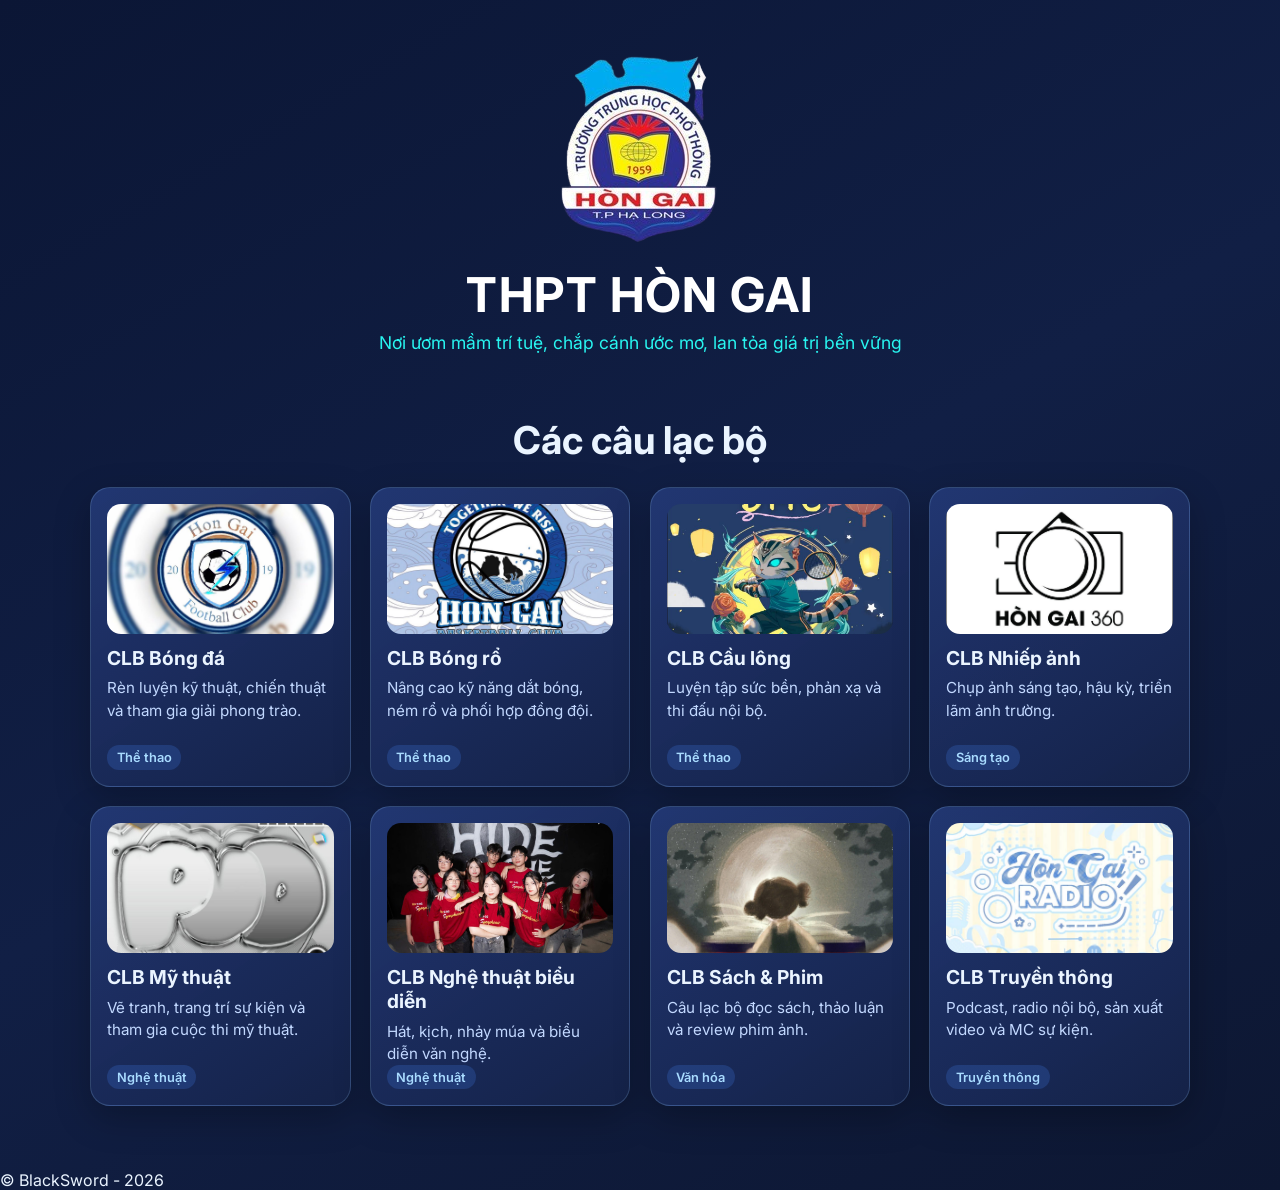
<file: index.html>
<!DOCTYPE html>
<html lang="vi">
<head>
  <meta charset="UTF-8">
  <meta name="viewport" content="width=device-width, initial-scale=1.0">
  <title>CLB THPT Hòn Gai</title>
  <link rel="stylesheet" href="styles.css">
  <link href="https://fonts.googleapis.com/css2?family=Inter:wght@400;600;800&display=swap" rel="stylesheet">
</head>
<body>
  <header class="site-header banner">
    <div class="hero">
      <img src="pic/thpt_hongai.png" alt="Logo THPT Hòn Gai" class="school-logo">
      <h1 class="logo">THPT HÒN GAI</h1>
      <p class="subtitle">Nơi ươm mầm trí tuệ, chắp cánh ước mơ, lan tỏa giá trị bền vững</p>
    </div>
  </header>

  <main class="container">
    <section class="intro">
      <h2>Các câu lạc bộ</h2>
    </section>

    <div class="grid-clubs" id="clubs"></div>
  </main>

  <footer class="site-footer">
    <p>© BlackSword - 2026</p>
  </footer>

  <script src="script.js"></script>
</body>
</html>
</file>
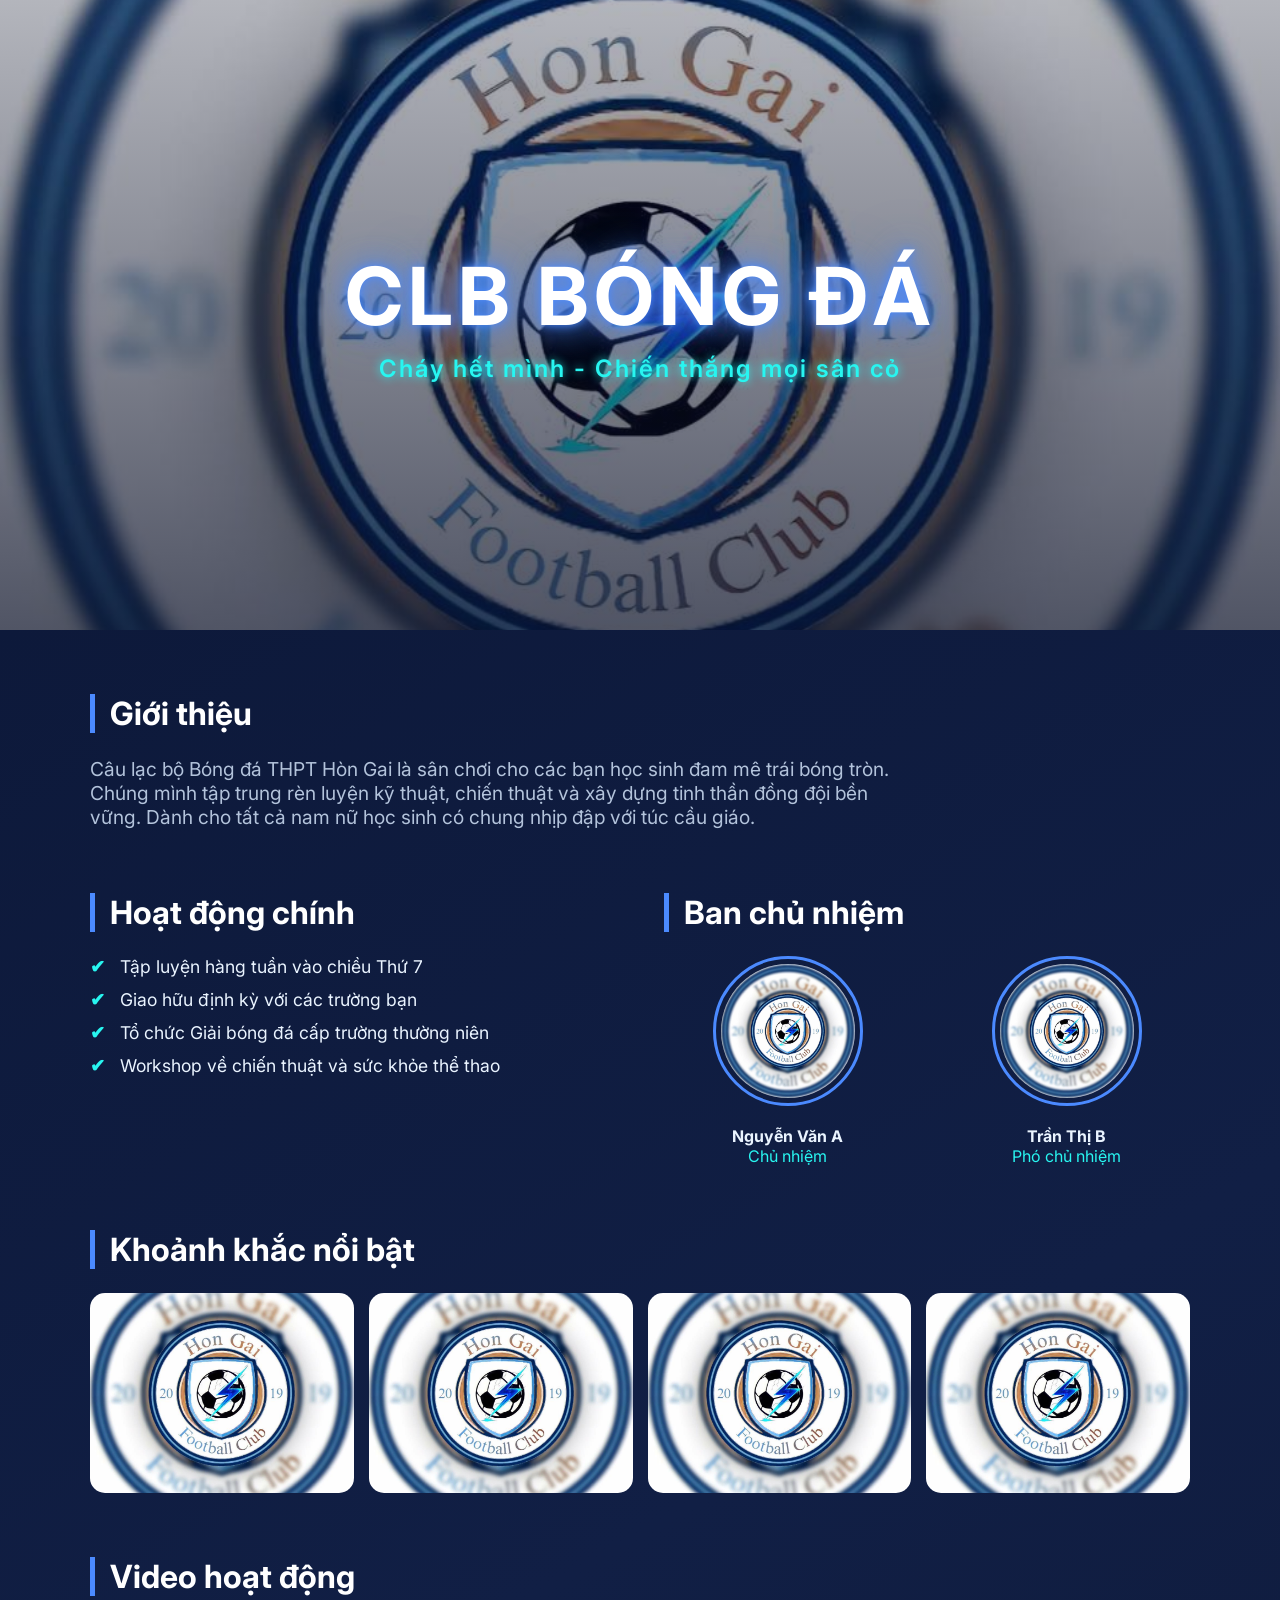
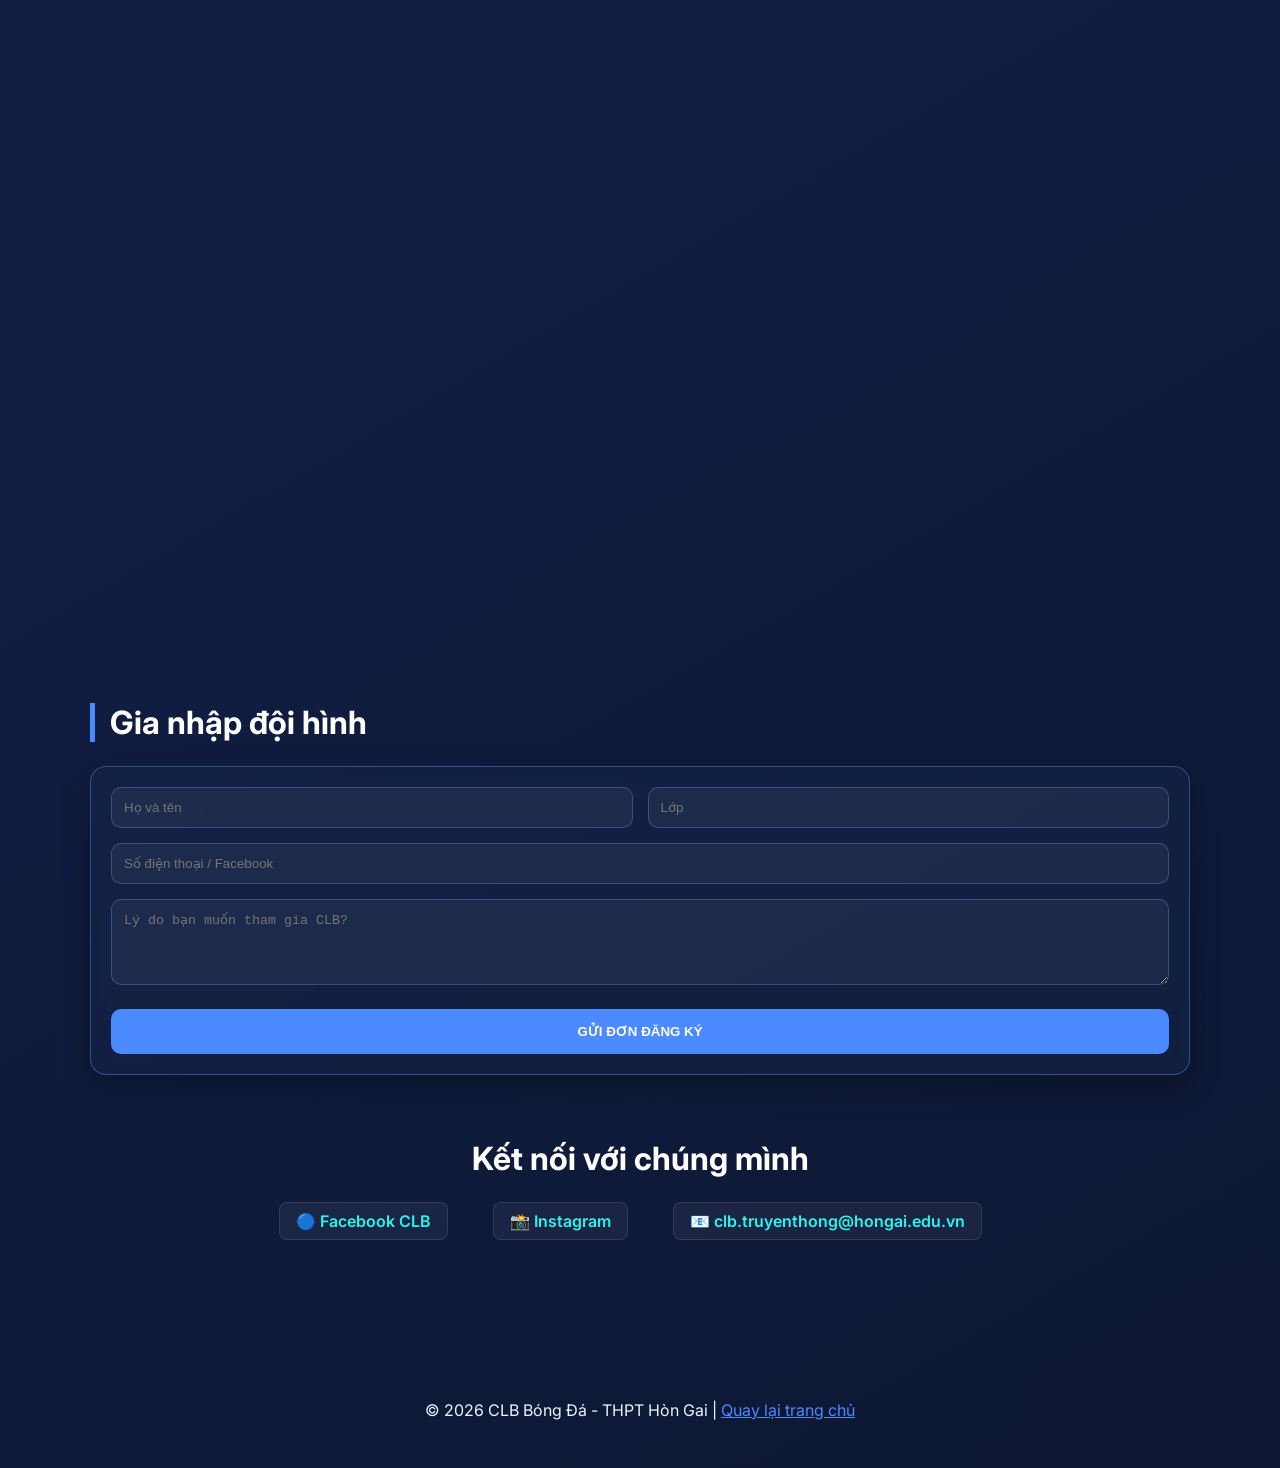
<file: web_clb/clb-bong-da.html>
<!DOCTYPE html>
<html lang="vi">
<head>
  <meta charset="UTF-8">
  <meta name="viewport" content="width=device-width, initial-scale=1.0">
  <title>CLB Bóng Đá - THPT Hòn Gai</title>
  <link rel="stylesheet" href="../styles.css">
  <link href="https://fonts.googleapis.com/css2?family=Inter:wght@400;600;800&display=swap" rel="stylesheet">
  <style>
    /* CSS bổ sung để tối ưu hiệu ứng Glow và Gallery cho trang con */
    .banner {
      height: 70vh;
      background: linear-gradient(rgba(7, 13, 36, 0.3), rgba(7, 13, 36, 0.7)), 
                  url('../pic/bong_da.jpg') center/cover no-repeat;
      display: flex;
      align-items: center;
      justify-content: center;
      text-align: center;
      position: relative;
    }

    /* Chữ sáng + Glow rực rỡ */
    .banner h1 {
      font-size: clamp(3rem, 10vw, 5rem);
      color: #fff;
      text-transform: uppercase;
      margin-bottom: 10px;
      text-shadow: 0 0 10px var(--primary), 0 0 30px var(--primary), 0 0 50px rgba(75, 138, 255, 0.5);
      letter-spacing: 5px;
    }

    .banner p {
      font-size: 1.5rem;
      color: var(--secondary);
      font-weight: 600;
      text-shadow: 0 0 10px var(--secondary);
      letter-spacing: 2px;
    }

    .section-title {
      font-size: 2rem;
      margin-bottom: 1.5rem;
      color: #fff;
      border-left: 5px solid var(--primary);
      padding-left: 15px;
    }

    /* List Hoạt động */
    .activity-list { list-style: none; }
    .activity-list li {
      margin-bottom: 12px;
      font-size: 1.1rem;
      display: flex;
      align-items: center;
    }
    .activity-list li::before {
      content: '✔';
      color: var(--secondary);
      margin-right: 15px;
      font-weight: bold;
    }

    /* Gallery Pro - Hover Zoom */
    .pro-gallery {
      display: grid;
      grid-template-columns: repeat(auto-fill, minmax(250px, 1fr));
      gap: 15px;
    }
    .pro-gallery img {
      width: 100%;
      height: 200px;
      object-fit: cover;
      border-radius: 15px;
      transition: all 0.5s ease;
      cursor: pointer;
      border: 1px solid var(--glass-border);
    }
    .pro-gallery img:hover {
      transform: scale(1.05) rotate(1deg);
      box-shadow: 0 10px 20px rgba(0,0,0,0.5), var(--glow);
      filter: brightness(1.1);
    }

    /* Video Embed */
    .video-container {
      border-radius: 20px;
      overflow: hidden;
      border: 1px solid var(--glass-border);
      box-shadow: var(--glow);
    }
    .video-container iframe { width: 100%; aspect-ratio: 16/9; display: block; }

    /* Layout Thành viên */
    .board-grid {
      display: grid;
      grid-template-columns: repeat(auto-fit, minmax(200px, 1fr));
      gap: 2rem;
    }
    .member-card { text-align: center; }
    .member-card img {
      width: 150px;
      height: 150px;
      border-radius: 50%;
      margin-bottom: 1rem;
      border: 3px solid var(--primary);
      padding: 5px;
    }

    /* Form Đăng ký Glassmorphism */
    .registration-box {
      background: var(--card-bg);
      backdrop-filter: blur(15px);
      padding: 3rem;
      border-radius: 25px;
      border: 1px solid var(--glass-border);
    }

    /* Link liên hệ footer */
    .contact-links a {
      color: var(--secondary);
      text-decoration: none;
      margin-right: 20px;
      transition: 0.3s;
    }
    .contact-links a:hover { text-shadow: var(--glow); }
  </style>
</head>
<body>

  <header class="banner">
    <div class="hero-content">
      <h1>CLB BÓNG ĐÁ</h1>
      <p>Cháy hết mình - Chiến thắng mọi sân cỏ</p>
    </div>
  </header>

  <main class="container" style="padding: 4rem 0;">
    
    <section style="margin-bottom: 4rem;">
      <h2 class="section-title">Giới thiệu</h2>
      <p style="font-size: 1.2rem; color: var(--muted); max-width: 800px;">
        Câu lạc bộ Bóng đá THPT Hòn Gai là sân chơi cho các bạn học sinh đam mê trái bóng tròn. 
        Chúng mình tập trung rèn luyện kỹ thuật, chiến thuật và xây dựng tinh thần đồng đội bền vững. 
        Dành cho tất cả nam nữ học sinh có chung nhịp đập với túc cầu giáo.
      </p>
    </section>

    <div style="display: grid; grid-template-columns: 1fr 1fr; gap: 3rem; margin-bottom: 4rem;">
      <section>
        <h2 class="section-title">Hoạt động chính</h2>
        <ul class="activity-list">
          <li>Tập luyện hàng tuần vào chiều Thứ 7</li>
          <li>Giao hữu định kỳ với các trường bạn</li>
          <li>Tổ chức Giải bóng đá cấp trường thường niên</li>
          <li>Workshop về chiến thuật và sức khỏe thể thao</li>
        </ul>
      </section>

      <section>
        <h2 class="section-title">Ban chủ nhiệm</h2>
        <div class="board-grid">
          <div class="member-card">
            <img src="../pic/bong_da.jpg" alt="Chủ nhiệm">
            <h4>Nguyễn Văn A</h4>
            <p style="color: var(--secondary);">Chủ nhiệm</p>
          </div>
          <div class="member-card">
            <img src="../pic/bong_da.jpg" alt="Phó chủ nhiệm">
            <h4>Trần Thị B</h4>
            <p style="color: var(--secondary);">Phó chủ nhiệm</p>
          </div>
        </div>
      </section>
    </div>

    <section style="margin-bottom: 4rem;">
      <h2 class="section-title">Khoảnh khắc nổi bật</h2>
      <div class="pro-gallery">
        <img src="../pic/bong_da.jpg" alt="Match 1">
        <img src="../pic/bong_da.jpg" alt="Match 2">
        <img src="../pic/bong_da.jpg" alt="Match 3">
        <img src="../pic/bong_da.jpg" alt="Match 4">
      </div>
    </section>

    <section style="margin-bottom: 4rem;">
      <h2 class="section-title">Video hoạt động</h2>
      <div class="video-container">
        <iframe src="https://www.youtube.com/embed/s1tZclHQzYg" frameborder="0" allowfullscreen></iframe>
      </div>
    </section>

<section id="registration" style="margin-bottom: 4rem;">
  <h2 class="section-title">Gia nhập đội hình</h2>

  <!-- thêm viền + glass -->

  <div class="registration-box" 
       style="
         border: 1px solid rgba(120,170,255,0.35);
         border-radius: 16px;
         padding: 20px;
         background: rgba(20,35,70,0.6);
         backdrop-filter: blur(8px);
         box-shadow: 0 10px 30px rgba(0,0,0,0.3);
       ">


<form id="clbRegister">
  
  <div style="display: grid; grid-template-columns: 1fr 1fr; gap: 15px;">
    <input type="text" placeholder="Họ và tên" required
      style="padding: 12px; background: rgba(255,255,255,0.05); border: 1px solid rgba(120,170,255,0.3); border-radius: 10px; color: #fff;">
    
    <input type="text" placeholder="Lớp" required
      style="padding: 12px; background: rgba(255,255,255,0.05); border: 1px solid rgba(120,170,255,0.3); border-radius: 10px; color: #fff;">
  </div>

  <input type="text" placeholder="Số điện thoại / Facebook" required
    style="width: 100%; padding: 12px; margin-top: 15px; background: rgba(255,255,255,0.05); border: 1px solid rgba(120,170,255,0.3); border-radius: 10px; color: #fff;">

  <textarea placeholder="Lý do bạn muốn tham gia CLB?" rows="4"
    style="width: 100%; padding: 12px; margin-top: 15px; background: rgba(255,255,255,0.05); border: 1px solid rgba(120,170,255,0.3); border-radius: 10px; color: #fff;"></textarea>

  <button type="submit"
    style="width: 100%; padding: 15px; margin-top: 20px; background: var(--primary); color: #fff; border: none; border-radius: 10px; font-weight: 800; cursor: pointer; transition: 0.3s;">
    GỬI ĐƠN ĐĂNG KÝ
  </button>

</form>


  </div>
</section>


<section style="text-align: center; margin-top: 4rem; padding-bottom: 3rem;">
      <h2 class="section-title" style="border: none; padding: 0; margin-bottom: 1.5rem;">Kết nối với chúng mình</h2>
      <div class="contact-links">
        <a href="#" class="contact-item">🔵 Facebook CLB</a>
        <a href="#" class="contact-item">📸 Instagram</a>
        <a href="mailto:clb.bongda@hongai.edu.vn" class="contact-item">📧 clb.truyenthong@hongai.edu.vn</a>
      </div>
    </section>

  </main>

  <footer style="text-align: center; padding: 3rem; border-top: 1px solid var(--glass-border);">
    <p>© 2026 CLB Bóng Đá - THPT Hòn Gai | <a href="../index.html" style="color: var(--primary);">Quay lại trang chủ</a></p>
  </footer>

  <script src="../script.js"></script>
</body>
</html>
</file>
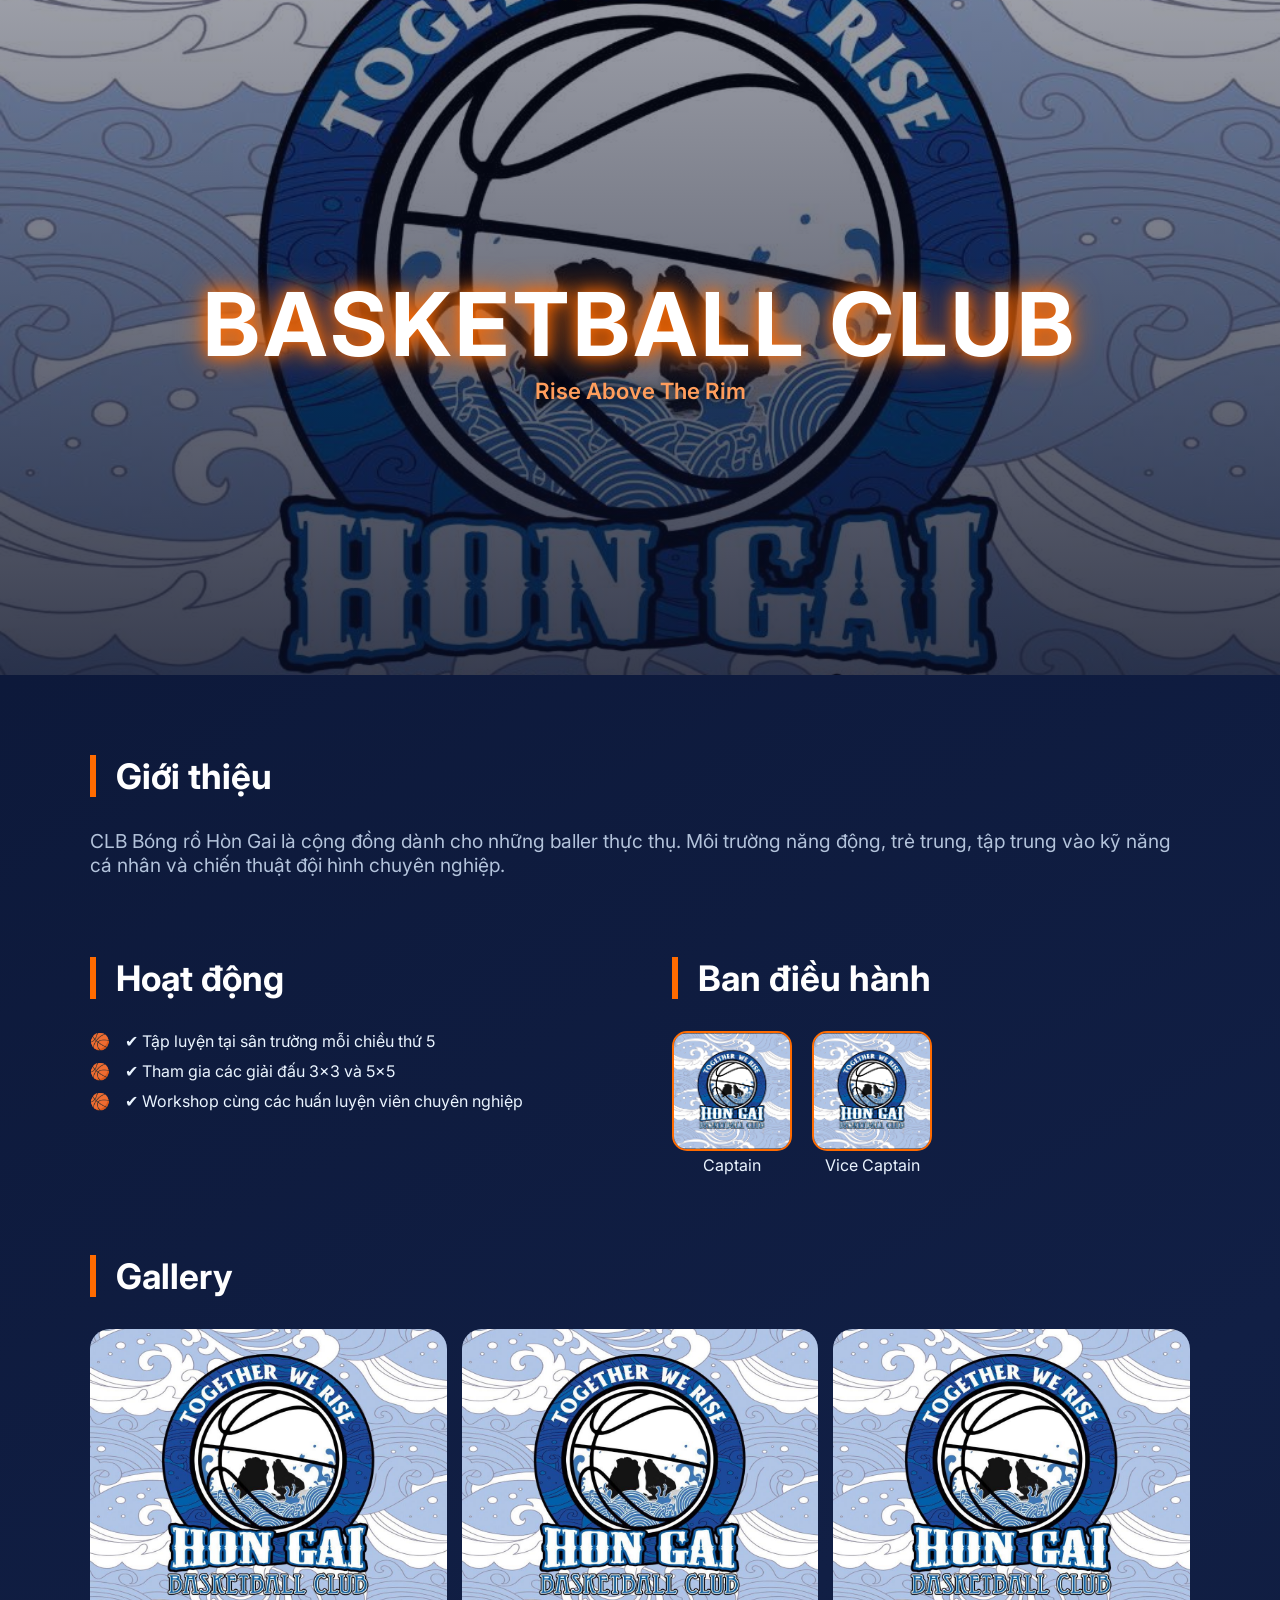
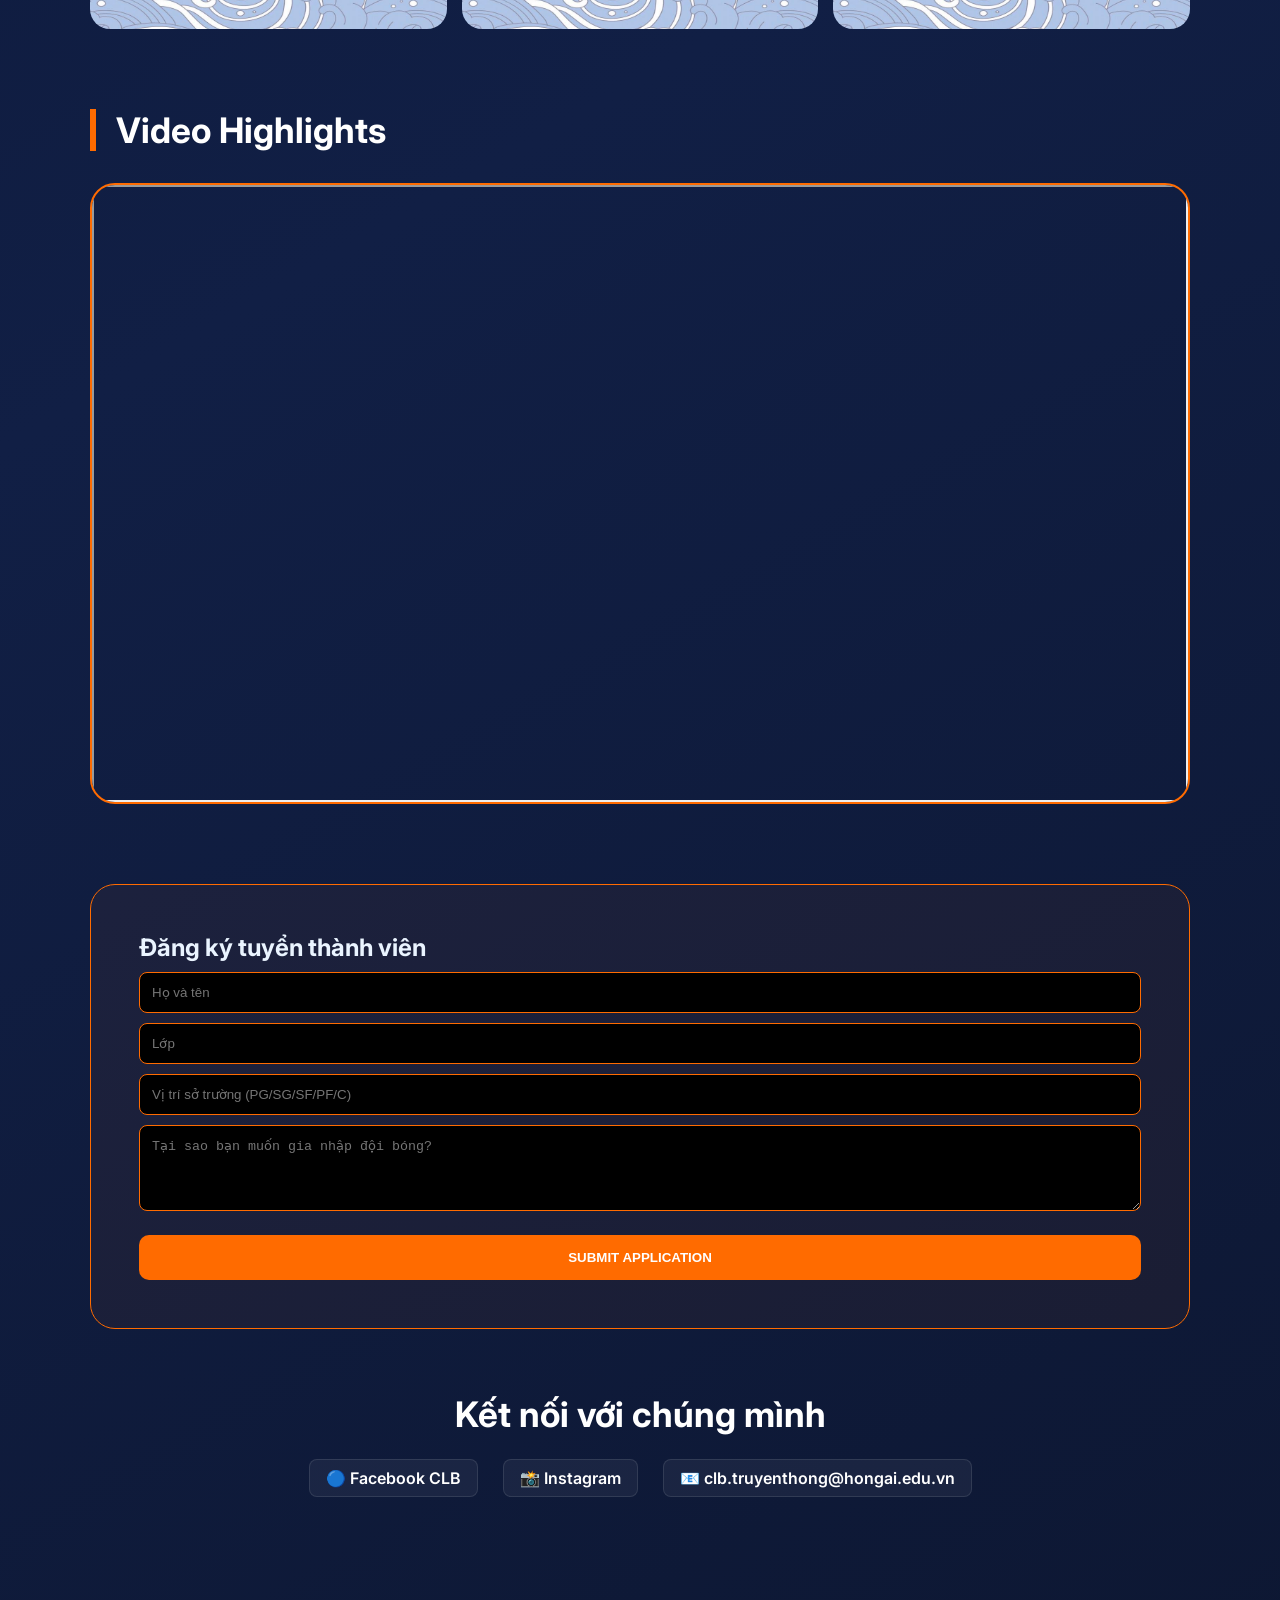
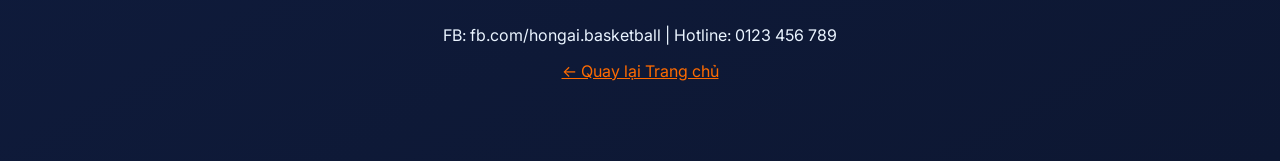
<file: web_clb/clb-bong-ro.html>
<!DOCTYPE html>
<html lang="vi">
<head>
  <meta charset="UTF-8">
  <meta name="viewport" content="width=device-width, initial-scale=1.0">
  <title>CLB Bóng Rổ - THPT Hòn Gai</title>
  <link rel="stylesheet" href="../styles.css">
  <link href="https://fonts.googleapis.com/css2?family=Inter:wght@400;600;800&display=swap" rel="stylesheet">
  <style>
    .banner { height: 75vh; background: linear-gradient(rgba(7, 13, 36, 0.4), rgba(7, 13, 36, 0.8)), url('../pic/bong_ro.jpg') center/cover no-repeat; display: flex; align-items: center; justify-content: center; text-align: center; }
    .banner h1 { font-size: clamp(3rem, 10vw, 5.5rem); color: #fff; text-transform: uppercase; text-shadow: 0 0 15px #ff6b00, 0 0 30px #ff6b00; letter-spacing: 4px; }
    .banner p { font-size: 1.4rem; color: #ff9d5c; font-weight: 600; text-shadow: 0 0 10px rgba(0,0,0,0.8); }
    .section-title { font-size: 2.2rem; margin-bottom: 2rem; color: #fff; border-left: 6px solid #ff6b00; padding-left: 20px; }
    .activity-list li::before { content: '🏀'; margin-right: 15px; }
    .gallery-grid { display: grid; grid-template-columns: repeat(auto-fill, minmax(280px, 1fr)); gap: 15px; }
    .gallery-item { border-radius: 20px; overflow: hidden; height: 300px; }
    .gallery-item img { width: 100%; height: 100%; object-fit: cover; transition: 0.6s cubic-bezier(0.33, 1, 0.68, 1); }
    .gallery-item:hover img { transform: scale(1.15); filter: contrast(1.1); }
    .video-box { border-radius: 25px; overflow: hidden; border: 2px solid #ff6b00; }
    .video-box iframe { width: 100%; aspect-ratio: 16/9; display: block; }
    .form-box { background: rgba(255, 107, 0, 0.05); padding: 3rem; border-radius: 25px; border: 1px solid #ff6b00; }
    input, textarea { width: 100%; padding: 12px; margin-top: 10px; background: #000; border: 1px solid #ff6b00; border-radius: 8px; color: #fff; }
    .btn-submit { width: 100%; padding: 15px; margin-top: 20px; background: #ff6b00; color: #fff; border: none; border-radius: 10px; font-weight: 800; cursor: pointer; }
  </style>
</head>
<body>

  <header class="banner">
    <div>
      <h1>BASKETBALL CLUB</h1>
      <p>Rise Above The Rim</p>
    </div>
  </header>

  <main class="container" style="padding: 5rem 0;">
    
    <section style="margin-bottom: 5rem;">
      <h2 class="section-title">Giới thiệu</h2>
      <p style="font-size: 1.2rem; color: var(--muted);">
        CLB Bóng rổ Hòn Gai là cộng đồng dành cho những baller thực thụ. 
        Môi trường năng động, trẻ trung, tập trung vào kỹ năng cá nhân và chiến thuật đội hình chuyên nghiệp.
      </p>
    </section>

    <div style="display: grid; grid-template-columns: 1fr 1fr; gap: 4rem; margin-bottom: 5rem;">
      <section>
        <h2 class="section-title">Hoạt động</h2>
        <ul style="list-style: none;" class="activity-list">
          <li style="margin-bottom: 10px;">✔ Tập luyện tại sân trường mỗi chiều thứ 5</li>
          <li style="margin-bottom: 10px;">✔ Tham gia các giải đấu 3x3 và 5x5</li>
          <li style="margin-bottom: 10px;">✔ Workshop cùng các huấn luyện viên chuyên nghiệp</li>
        </ul>
      </section>
      <section>
        <h2 class="section-title">Ban điều hành</h2>
        <div style="display: flex; gap: 20px; text-align: center;">
          <div><img src="../pic/bong_ro.jpg" style="width: 120px; height: 120px; border-radius: 15px; border: 2px solid #ff6b00;"><p>Captain</p></div>
          <div><img src="../pic/bong_ro.jpg" style="width: 120px; height: 120px; border-radius: 15px; border: 2px solid #ff6b00;"><p>Vice Captain</p></div>
        </div>
      </section>
    </div>

    <section style="margin-bottom: 5rem;">
      <h2 class="section-title">Gallery</h2>
      <div class="gallery-grid">
        <div class="gallery-item"><img src="../pic/bong_ro.jpg"></div>
        <div class="gallery-item"><img src="../pic/bong_ro.jpg"></div>
        <div class="gallery-item"><img src="../pic/bong_ro.jpg"></div>
      </div>
    </section>

    <section style="margin-bottom: 5rem;">
      <h2 class="section-title">Video Highlights</h2>
      <div class="video-box">
        <iframe src="https://www.youtube.com/embed/XpS6fMvY0U0" allowfullscreen></iframe>
      </div>
    </section>

    <section class="form-box">
      <h2>Đăng ký tuyển thành viên</h2>
      <form>
        <input type="text" placeholder="Họ và tên" required>
        <input type="text" placeholder="Lớp" required>
        <input type="text" placeholder="Vị trí sở trường (PG/SG/SF/PF/C)" required>
        <textarea rows="4" placeholder="Tại sao bạn muốn gia nhập đội bóng?"></textarea>
        <button type="submit" class="btn-submit">SUBMIT APPLICATION</button>
      </form>
    </section>

<section style="text-align: center; margin-top: 4rem; padding-bottom: 3rem;">
      <h2 class="section-title" style="border: none; padding: 0; margin-bottom: 1.5rem;">Kết nối với chúng mình</h2>
      <div class="contact-links">
        <a href="#" class="contact-item">🔵 Facebook CLB</a>
        <a href="#" class="contact-item">📸 Instagram</a>
        <a href="mailto:clb.bongro@hongai.edu.vn" class="contact-item">📧 clb.truyenthong@hongai.edu.vn</a>
      </div>
    </section>

    <footer style="margin-top: 5rem; text-align: center;">
      <p>FB: fb.com/hongai.basketball | Hotline: 0123 456 789</p>
      <p style="margin-top: 1rem;"><a href="../index.html" style="color: #ff6b00;">← Quay lại Trang chủ</a></p>
    </footer>
  </main>

</body>
</html>
</file>
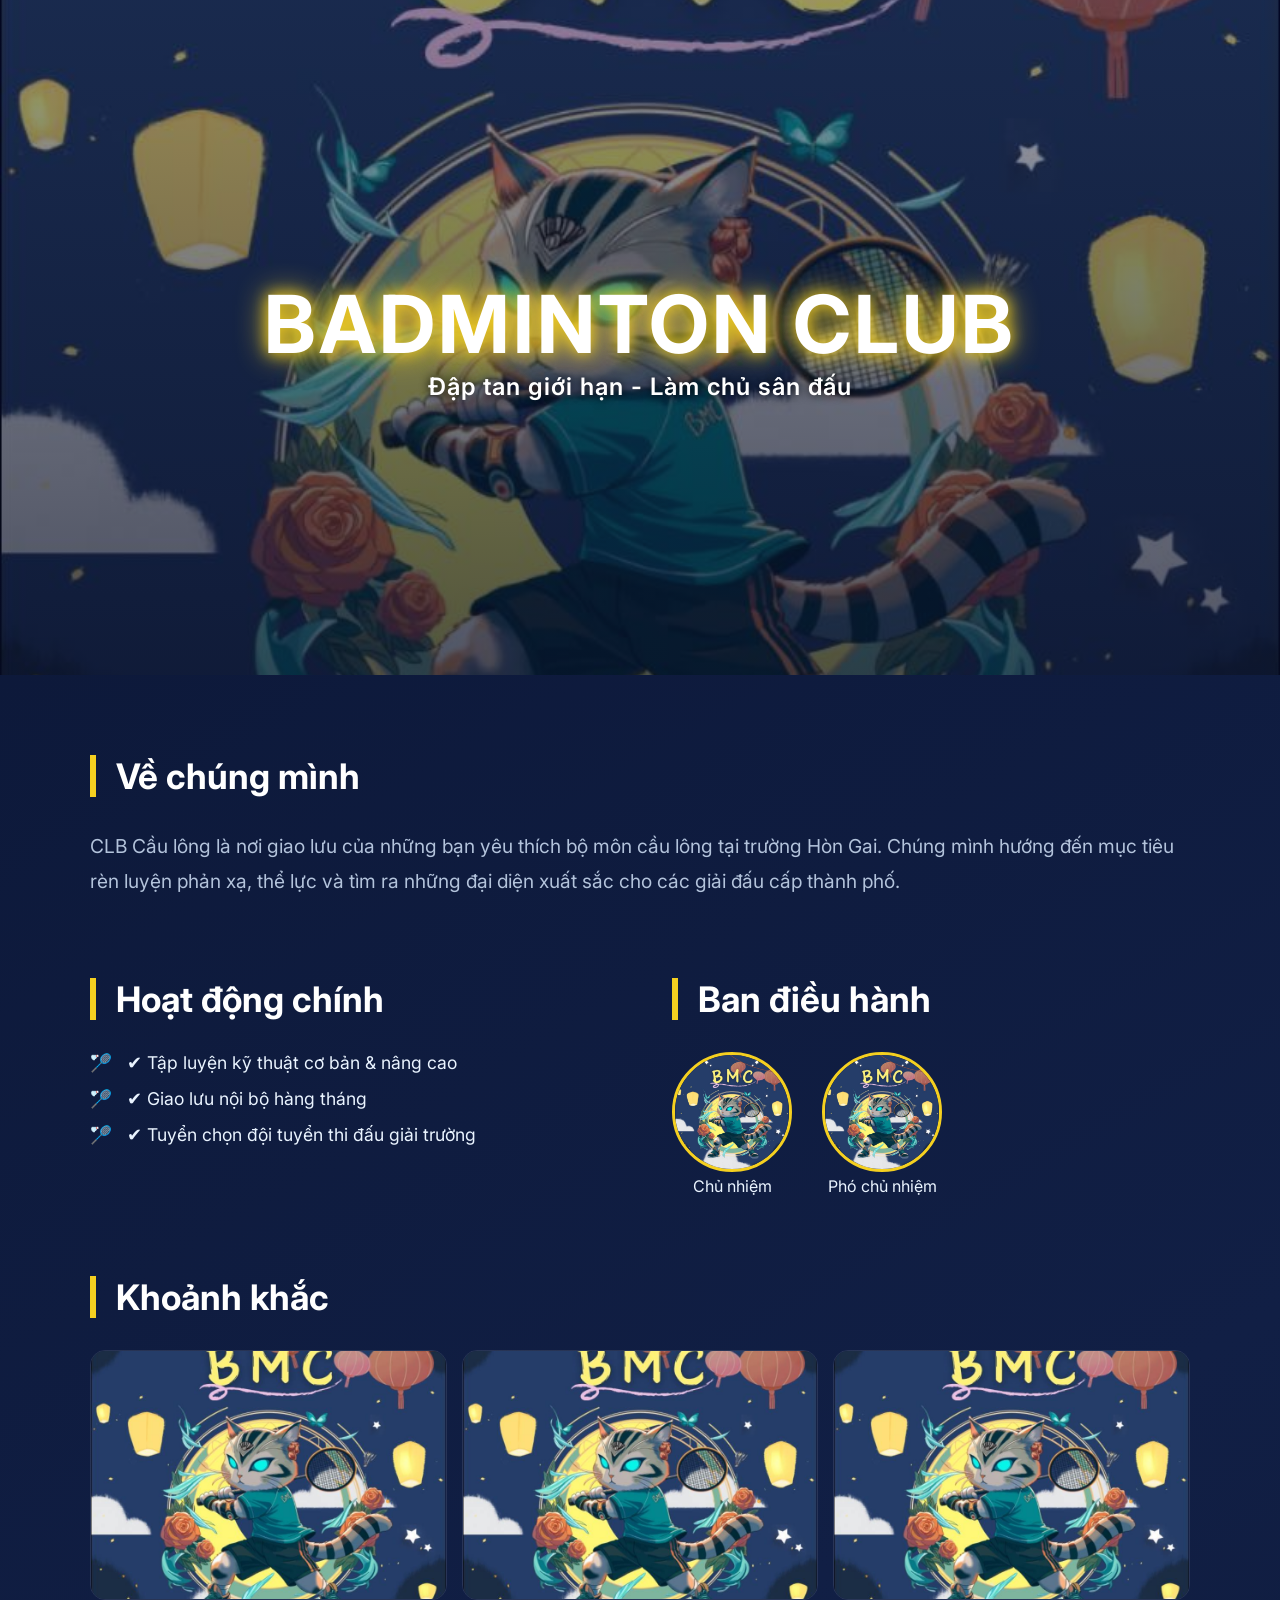
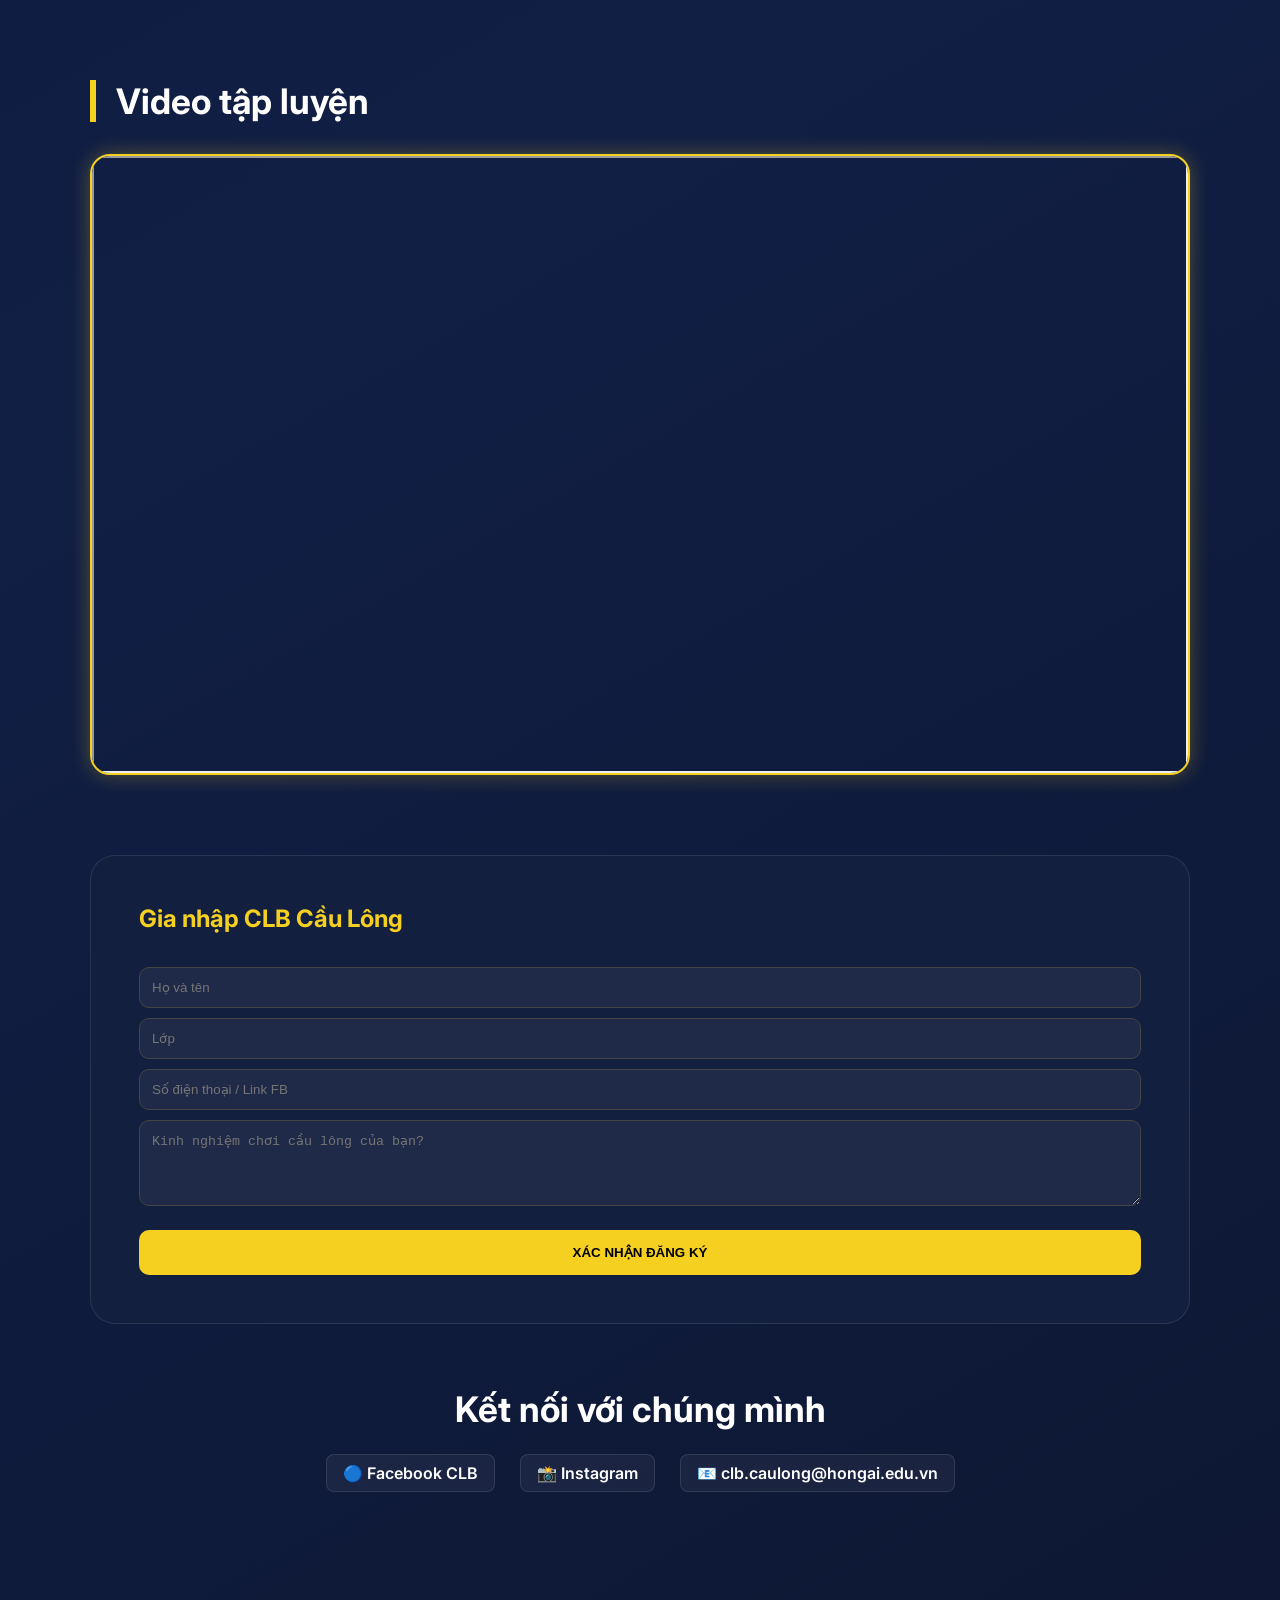
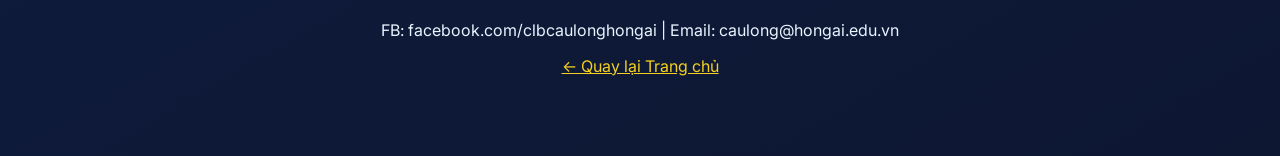
<file: web_clb/clb-cau-long.html>
<!DOCTYPE html>
<html lang="vi">
<head>
  <meta charset="UTF-8">
  <meta name="viewport" content="width=device-width, initial-scale=1.0">
  <title>CLB Cầu Lông - THPT Hòn Gai</title>
  <link rel="stylesheet" href="../styles.css">
  <link href="https://fonts.googleapis.com/css2?family=Inter:wght@400;600;800&display=swap" rel="stylesheet">
  <style>
    .banner { height: 75vh; background: linear-gradient(rgba(7, 13, 36, 0.4), rgba(7, 13, 36, 0.7)), url('../pic/cau_long.jpg') center/cover no-repeat; display: flex; align-items: center; justify-content: center; text-align: center; }
    .banner h1 { font-size: clamp(3rem, 10vw, 5rem); color: #fff; text-transform: uppercase; text-shadow: 0 0 15px #f5d020, 0 0 30px #f5d020; letter-spacing: 3px; }
    .banner p { font-size: 1.5rem; color: #fff; font-weight: 600; text-shadow: 0 0 10px #000; letter-spacing: 1px; }
    .section-title { font-size: 2.2rem; margin-bottom: 2rem; color: #fff; border-left: 6px solid #f5d020; padding-left: 20px; }
    .activity-list { list-style: none; }
    .activity-list li { margin-bottom: 15px; font-size: 1.1rem; display: flex; align-items: center; }
    .activity-list li::before { content: '🏸'; margin-right: 15px; }
    .gallery-grid { display: grid; grid-template-columns: repeat(auto-fill, minmax(280px, 1fr)); gap: 15px; }
    .gallery-item { border-radius: 15px; overflow: hidden; height: 250px; border: 1px solid rgba(255,255,255,0.1); }
    .gallery-item img { width: 100%; height: 100%; object-fit: cover; transition: 0.5s; }
    .gallery-item:hover img { transform: scale(1.1) rotate(1deg); filter: brightness(1.2); }
    .video-box { border-radius: 20px; overflow: hidden; border: 2px solid #f5d020; box-shadow: 0 0 20px rgba(245, 208, 32, 0.3); }
    .video-box iframe { width: 100%; aspect-ratio: 16/9; display: block; }
    .form-container { background: var(--card); padding: 3rem; border-radius: 25px; border: 1px solid rgba(255,255,255,0.1); }
    input, textarea { width: 100%; padding: 12px; margin-top: 10px; background: rgba(255,255,255,0.05); border: 1px solid #444; border-radius: 10px; color: #fff; }
    .btn-submit { width: 100%; padding: 15px; margin-top: 20px; background: #f5d020; color: #000; border: none; border-radius: 10px; font-weight: 800; cursor: pointer; transition: 0.3s; }
  </style>
</head>
<body>

  <header class="banner">
    <div>
      <h1>BADMINTON CLUB</h1>
      <p>Đập tan giới hạn - Làm chủ sân đấu</p>
    </div>
  </header>

  <main class="container" style="padding: 5rem 0;">
    
    <section style="margin-bottom: 5rem;">
      <h2 class="section-title">Về chúng mình</h2>
      <p style="font-size: 1.2rem; line-height: 1.8; color: var(--muted);">
        CLB Cầu lông là nơi giao lưu của những bạn yêu thích bộ môn cầu lông tại trường Hòn Gai. 
        Chúng mình hướng đến mục tiêu rèn luyện phản xạ, thể lực và tìm ra những đại diện xuất sắc cho các giải đấu cấp thành phố.
      </p>
    </section>

    <div style="display: grid; grid-template-columns: 1fr 1fr; gap: 4rem; margin-bottom: 5rem;">
      <section>
        <h2 class="section-title">Hoạt động chính</h2>
        <ul class="activity-list">
          <li>✔ Tập luyện kỹ thuật cơ bản & nâng cao</li>
          <li>✔ Giao lưu nội bộ hàng tháng</li>
          <li>✔ Tuyển chọn đội tuyển thi đấu giải trường</li>
        </ul>
      </section>
      <section>
        <h2 class="section-title">Ban điều hành</h2>
        <div style="display: flex; gap: 30px; text-align: center;">
          <div><img src="../pic/cau_long.jpg" style="width: 120px; height: 120px; border-radius: 50%; border: 3px solid #f5d020;"><p>Chủ nhiệm</p></div>
          <div><img src="../pic/cau_long.jpg" style="width: 120px; height: 120px; border-radius: 50%; border: 3px solid #f5d020;"><p>Phó chủ nhiệm</p></div>
        </div>
      </section>
    </div>

    <section style="margin-bottom: 5rem;">
      <h2 class="section-title">Khoảnh khắc</h2>
      <div class="gallery-grid">
        <div class="gallery-item"><img src="../pic/cau_long.jpg"></div>
        <div class="gallery-item"><img src="../pic/cau_long.jpg"></div>
        <div class="gallery-item"><img src="../pic/cau_long.jpg"></div>
      </div>
    </section>

    <section style="margin-bottom: 5rem;">
      <h2 class="section-title">Video tập luyện</h2>
      <div class="video-box">
        <iframe src="https://www.youtube.com/embed/S2-S66_5Uu4" allowfullscreen></iframe>
      </div>
    </section>

    <section class="form-container">
      <h2 style="color: #f5d020; margin-bottom: 1.5rem;">Gia nhập CLB Cầu Lông</h2>
      <form>
        <input type="text" placeholder="Họ và tên" required>
        <input type="text" placeholder="Lớp" required>
        <input type="text" placeholder="Số điện thoại / Link FB" required>
        <textarea rows="4" placeholder="Kinh nghiệm chơi cầu lông của bạn?"></textarea>
        <button type="submit" class="btn-submit">XÁC NHẬN ĐĂNG KÝ</button>
      </form>
    </section>
<section style="text-align: center; margin-top: 4rem; padding-bottom: 3rem;">
      <h2 class="section-title" style="border: none; padding: 0; margin-bottom: 1.5rem;">Kết nối với chúng mình</h2>
      <div class="contact-links">
        <a href="#" class="contact-item">🔵 Facebook CLB</a>
        <a href="#" class="contact-item">📸 Instagram</a>
        <a href="mailto:clb.caulong@hongai.edu.vn" class="contact-item">📧 clb.caulong@hongai.edu.vn</a>
      </div>
    </section>

    <footer style="margin-top: 5rem; text-align: center;">
      <p>FB: facebook.com/clbcaulonghongai | Email: caulong@hongai.edu.vn</p>
      <p style="margin-top: 1rem;"><a href="../index.html" style="color: #f5d020;">← Quay lại Trang chủ</a></p>
    </footer>
  </main>
</body>
</html>
</file>
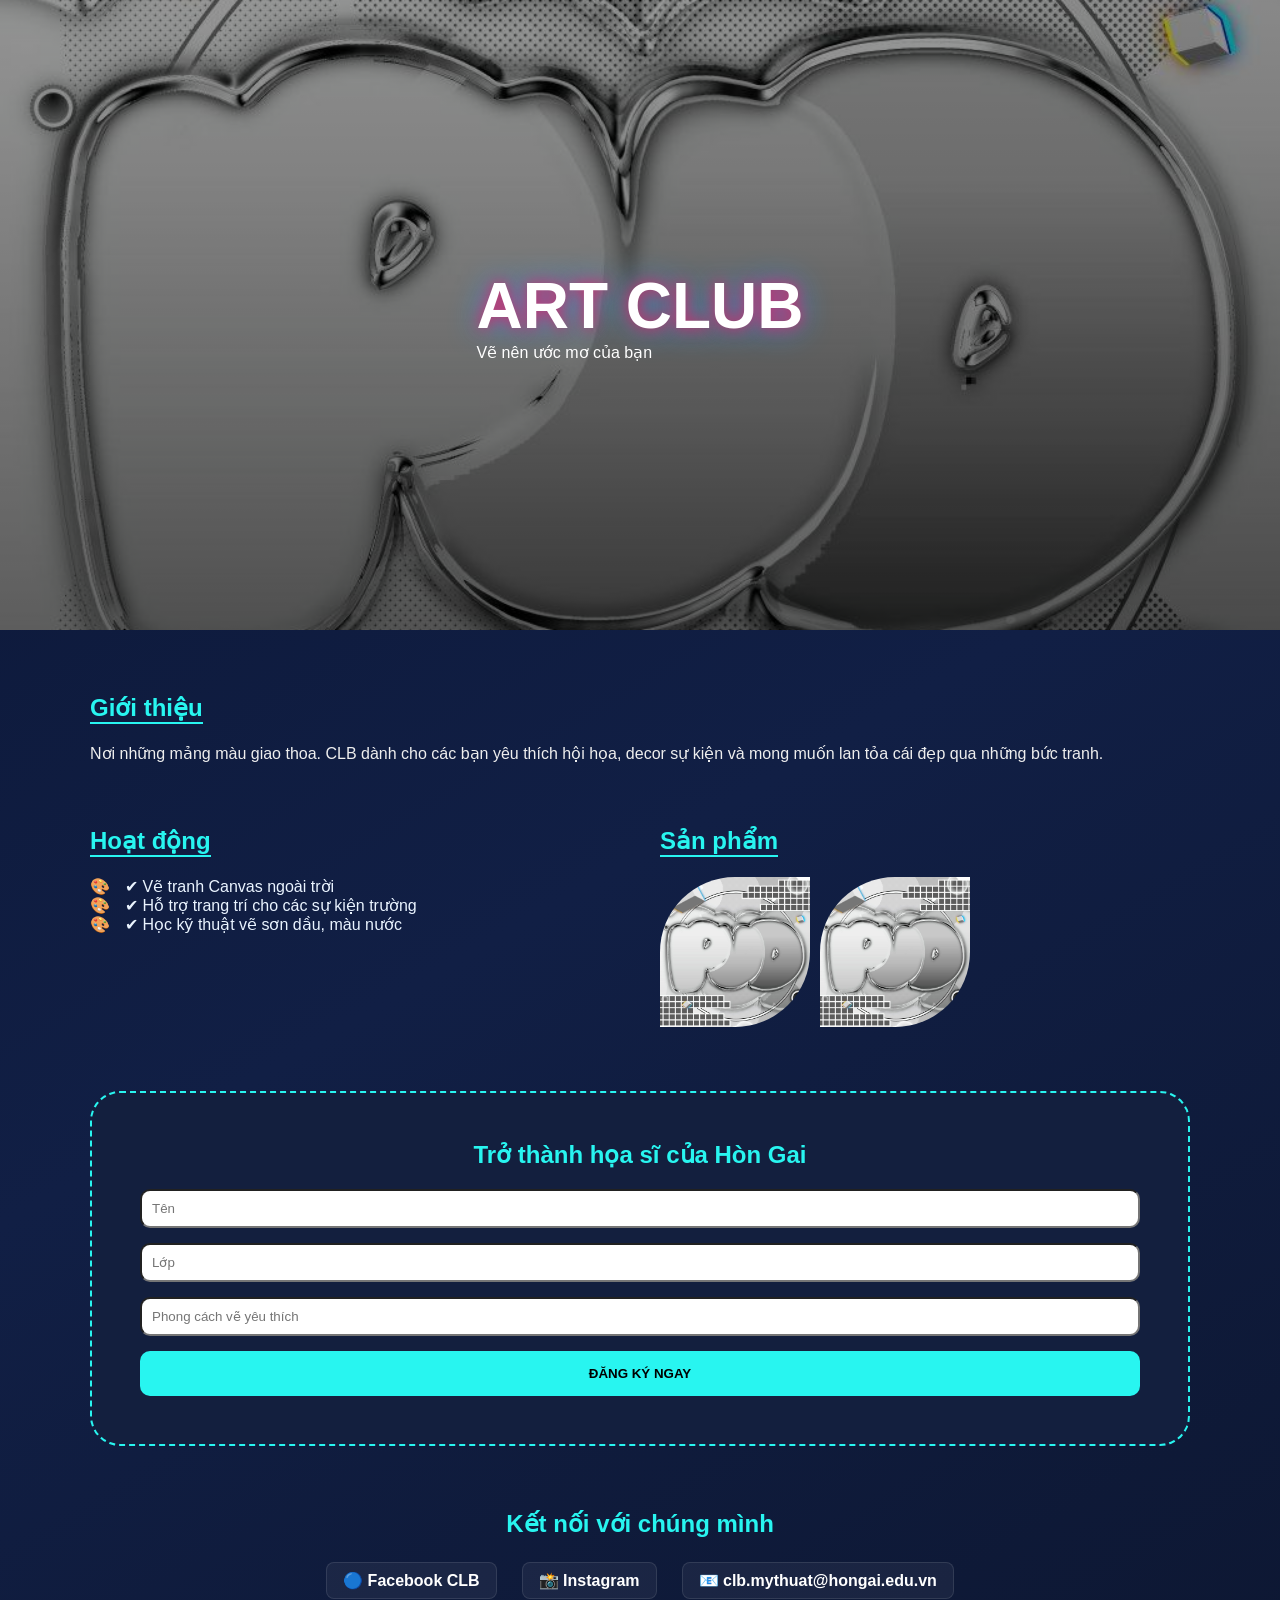
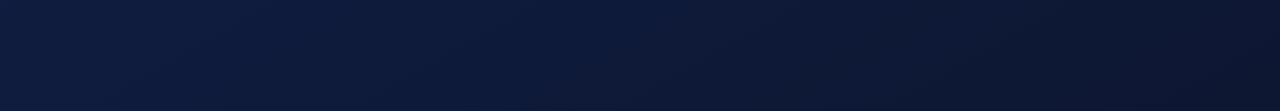
<file: web_clb/clb-my-thuat.html>
<!DOCTYPE html>
<html lang="vi">
<head>
  <meta charset="UTF-8">
  <title>CLB Mỹ Thuật - THPT Hòn Gai</title>
  <link rel="stylesheet" href="../styles.css">
  <style>
    .banner { height: 70vh; background: linear-gradient(rgba(0,0,0,0.4), rgba(0,0,0,0.6)), url('../pic/my_thuat.jpg') center/cover no-repeat; display: flex; align-items: center; justify-content: center; }
    .banner h1 { font-size: 4rem; color: #fff; text-shadow: 0 0 15px #e91e63, 0 0 30px #2196f3; }
    .section-title { color: #28f5f0; border-bottom: 2px solid #28f5f0; display: inline-block; margin-bottom: 20px; }
    .activity-list li::before { content: '🎨'; margin-right: 15px; }
    .pro-gallery img { border-radius: 50% 0 50% 0; transition: 0.6s; }
    .pro-gallery img:hover { border-radius: 0; transform: rotate(3deg); box-shadow: 0 0 30px var(--secondary); }
  </style>
</head>
<body>
  <header class="banner"><div><h1>ART CLUB</h1><p style="color: #fff;">Vẽ nên ước mơ của bạn</p></div></header>
  <main class="container" style="padding: 4rem 0;">
    <section style="margin-bottom: 4rem;">
      <h2 class="section-title">Giới thiệu</h2>
      <p style="color: #eee;">Nơi những mảng màu giao thoa. CLB dành cho các bạn yêu thích hội họa, decor sự kiện và mong muốn lan tỏa cái đẹp qua những bức tranh.</p>
    </section>
    <div style="display: grid; grid-template-columns: 1fr 1fr; gap: 40px; margin-bottom: 4rem;">
        <section>
            <h2 class="section-title">Hoạt động</h2>
            <ul style="list-style: none;" class="activity-list">
                <li>✔ Vẽ tranh Canvas ngoài trời</li>
                <li>✔ Hỗ trợ trang trí cho các sự kiện trường</li>
                <li>✔ Học kỹ thuật vẽ sơn dầu, màu nước</li>
            </ul>
        </section>
        <section>
            <h2 class="section-title">Sản phẩm</h2>
            <div class="pro-gallery" style="display: flex; gap: 10px;"><img src="../pic/my_thuat.jpg" width="150"><img src="../pic/my_thuat.jpg" width="150"></div>
        </section>
    </div>
    <section style="background: var(--card); padding: 3rem; border-radius: 30px; border: 2px dashed var(--secondary);">
        <h2 style="color: var(--secondary); text-align: center;">Trở thành họa sĩ của Hòn Gai</h2>
        <form style="margin-top: 20px; display: grid; gap: 15px;">
            <input type="text" placeholder="Tên" style="padding: 10px; border-radius: 10px;">
            <input type="text" placeholder="Lớp" style="padding: 10px; border-radius: 10px;">
            <input type="text" placeholder="Phong cách vẽ yêu thích" style="padding: 10px; border-radius: 10px;">
            <button style="padding: 15px; background: var(--secondary); color: #000; font-weight: 800; border: none; border-radius: 10px; cursor: pointer;">ĐĂNG KÝ NGAY</button>
        </form>
    </section>
    <section style="text-align: center; margin-top: 4rem; padding-bottom: 3rem;">
      <h2 class="section-title" style="border: none; padding: 0; margin-bottom: 1.5rem;">Kết nối với chúng mình</h2>
      <div class="contact-links">
        <a href="#" class="contact-item">🔵 Facebook CLB</a>
        <a href="#" class="contact-item">📸 Instagram</a>
        <a href="mailto:clb.mythuat@hongai.edu.vn" class="contact-item">📧 clb.mythuat@hongai.edu.vn</a>
      </div>
    </section>
  </main>
</body>
</html>
</file>
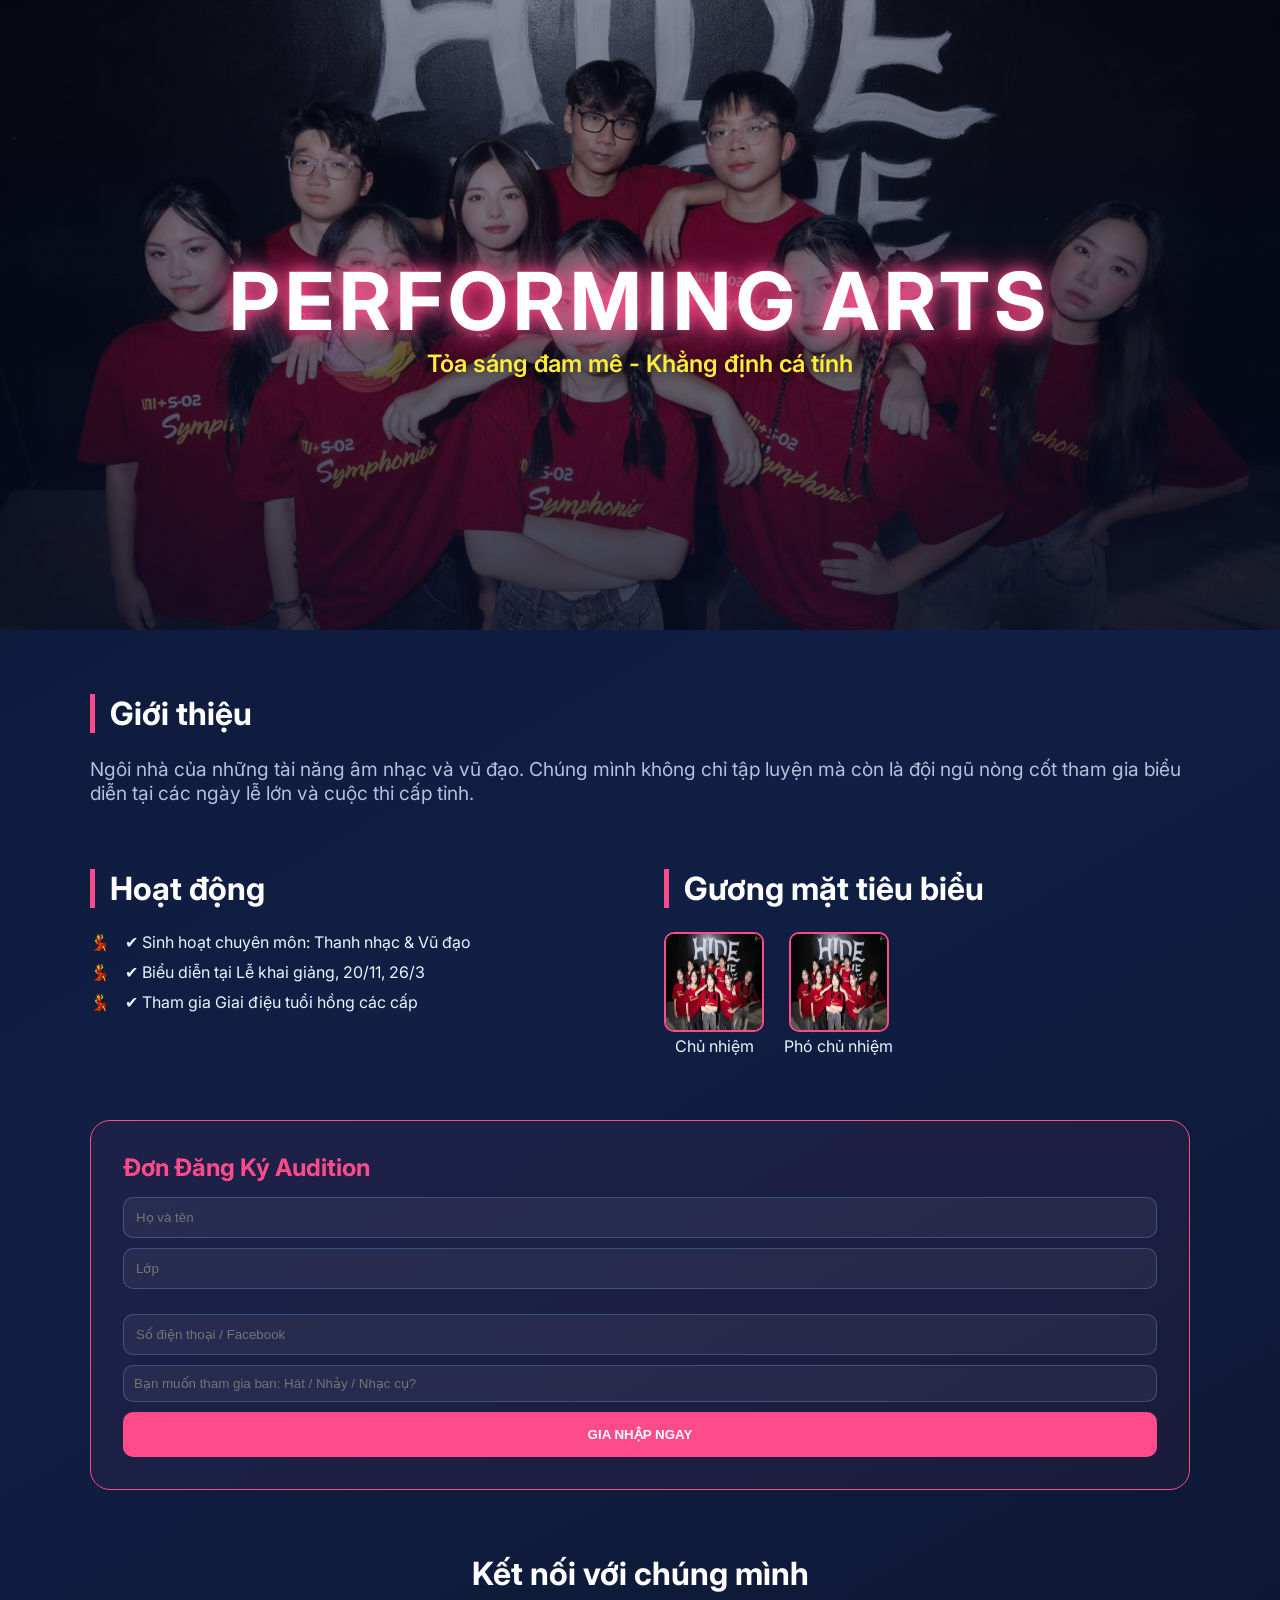
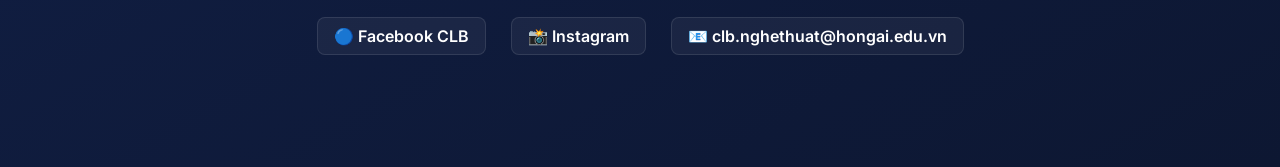
<file: web_clb/clb-nghe-thuat.html>
<!DOCTYPE html>
<html lang="vi">
<head>
  <meta charset="UTF-8">
  <meta name="viewport" content="width=device-width, initial-scale=1.0">
  <title>CLB Nghệ Thuật - THPT Hòn Gai</title>
  <link rel="stylesheet" href="../styles.css">
  <link href="https://fonts.googleapis.com/css2?family=Inter:wght@400;600;800&display=swap" rel="stylesheet">
  <style>
    .banner { height: 70vh; background: linear-gradient(rgba(7, 13, 36, 0.4), rgba(7, 13, 36, 0.8)), url('../pic/nghe_thuat.jpg') center/cover no-repeat; display: flex; align-items: center; justify-content: center; text-align: center; }
    .banner h1 { font-size: clamp(3rem, 10vw, 5rem); color: #fff; text-transform: uppercase; text-shadow: 0 0 15px #ff4b8a, 0 0 30px #ff4b8a; letter-spacing: 5px; }
    .banner p { font-size: 1.5rem; color: #ffeb3b; font-weight: 600; text-shadow: 0 0 10px rgba(0,0,0,0.5); }
    .section-title { font-size: 2rem; margin-bottom: 1.5rem; color: #fff; border-left: 5px solid #ff4b8a; padding-left: 15px; }
    .activity-list li::before { content: '💃'; margin-right: 15px; }
    .pro-gallery img:hover { transform: scale(1.05) rotate(-2deg); box-shadow: 0 0 25px #ff4b8a; }
    .registration-box { border: 1px solid #ff4b8a; background: rgba(255, 75, 138, 0.05); padding: 2rem; border-radius: 20px; }
  </style>
</head>
<body>
  <header class="banner">
    <div>
      <h1>PERFORMING ARTS</h1>
      <p>Tỏa sáng đam mê - Khẳng định cá tính</p>
    </div>
  </header>

  <main class="container" style="padding: 4rem 0;">
    <section style="margin-bottom: 4rem;">
      <h2 class="section-title">Giới thiệu</h2>
      <p style="font-size: 1.2rem; color: var(--muted);">
        Ngôi nhà của những tài năng âm nhạc và vũ đạo. Chúng mình không chỉ tập luyện mà còn là đội ngũ nòng cốt tham gia biểu diễn tại các ngày lễ lớn và cuộc thi cấp tỉnh.
      </p>
    </section>

    <div style="display: grid; grid-template-columns: 1fr 1fr; gap: 3rem; margin-bottom: 4rem;">
      <section>
        <h2 class="section-title">Hoạt động</h2>
        <ul style="list-style: none;" class="activity-list">
          <li style="margin-bottom: 10px;">✔ Sinh hoạt chuyên môn: Thanh nhạc & Vũ đạo</li>
          <li style="margin-bottom: 10px;">✔ Biểu diễn tại Lễ khai giảng, 20/11, 26/3</li>
          <li style="margin-bottom: 10px;">✔ Tham gia Giai điệu tuổi hồng các cấp</li>
        </ul>
      </section>
      <section>
        <h2 class="section-title">Gương mặt tiêu biểu</h2>
        <div style="display: flex; gap: 20px; text-align: center;">
          <div><img src="../pic/nghe_thuat.jpg" style="width: 100px; height: 100px; border-radius: 10px; border: 2px solid #ff4b8a;"><p>Chủ nhiệm</p></div>
          <div><img src="../pic/nghe_thuat.jpg" style="width: 100px; height: 100px; border-radius: 10px; border: 2px solid #ff4b8a;"><p>Phó chủ nhiệm</p></div>
        </div>
      </section>
    </div>

    <section class="registration-box">
      <h2 style="color: #ff4b8a;">Đơn Đăng Ký Audition</h2>
      <form style="display: flex; flex-direction: column; gap: 10px; margin-top: 15px;">
        <input type="text" placeholder="Họ và tên" required
      style="padding: 12px; background: rgba(255,255,255,0.05); border: 1px solid rgba(120,170,255,0.3); border-radius: 10px; color: #fff;">
    
    <input type="text" placeholder="Lớp" required
      style="padding: 12px; background: rgba(255,255,255,0.05); border: 1px solid rgba(120,170,255,0.3); border-radius: 10px; color: #fff;">
  </div>

  <input type="text" placeholder="Số điện thoại / Facebook" required
    style="width: 100%; padding: 12px; margin-top: 15px; background: rgba(255,255,255,0.05); border: 1px solid rgba(120,170,255,0.3); border-radius: 10px; color: #fff;">
        <input type="text" placeholder="Bạn muốn tham gia ban: Hát / Nhảy / Nhạc cụ?" style="padding: 10px; border-radius: 5px; background: rgba(255,255,255,0.05); border: 1px solid rgba(120,170,255,0.3); border-radius: 10px; color: #fff;">
        <button type="submit" style="background: #ff4b8a; color: #fff; padding: 15px; font-weight: 800; border: none; border-radius: 10px; cursor: pointer;">GIA NHẬP NGAY</button>
      </form>
    </section>
    <section style="text-align: center; margin-top: 4rem; padding-bottom: 3rem;">
      <h2 class="section-title" style="border: none; padding: 0; margin-bottom: 1.5rem;">Kết nối với chúng mình</h2>
      <div class="contact-links">
        <a href="#" class="contact-item">🔵 Facebook CLB</a>
        <a href="#" class="contact-item">📸 Instagram</a>
        <a href="mailto:clb.nghethuat@hongai.edu.vn" class="contact-item">📧 clb.nghethuat@hongai.edu.vn</a>
      </div>
    </section>
  </main>
</body>
</html>
</file>
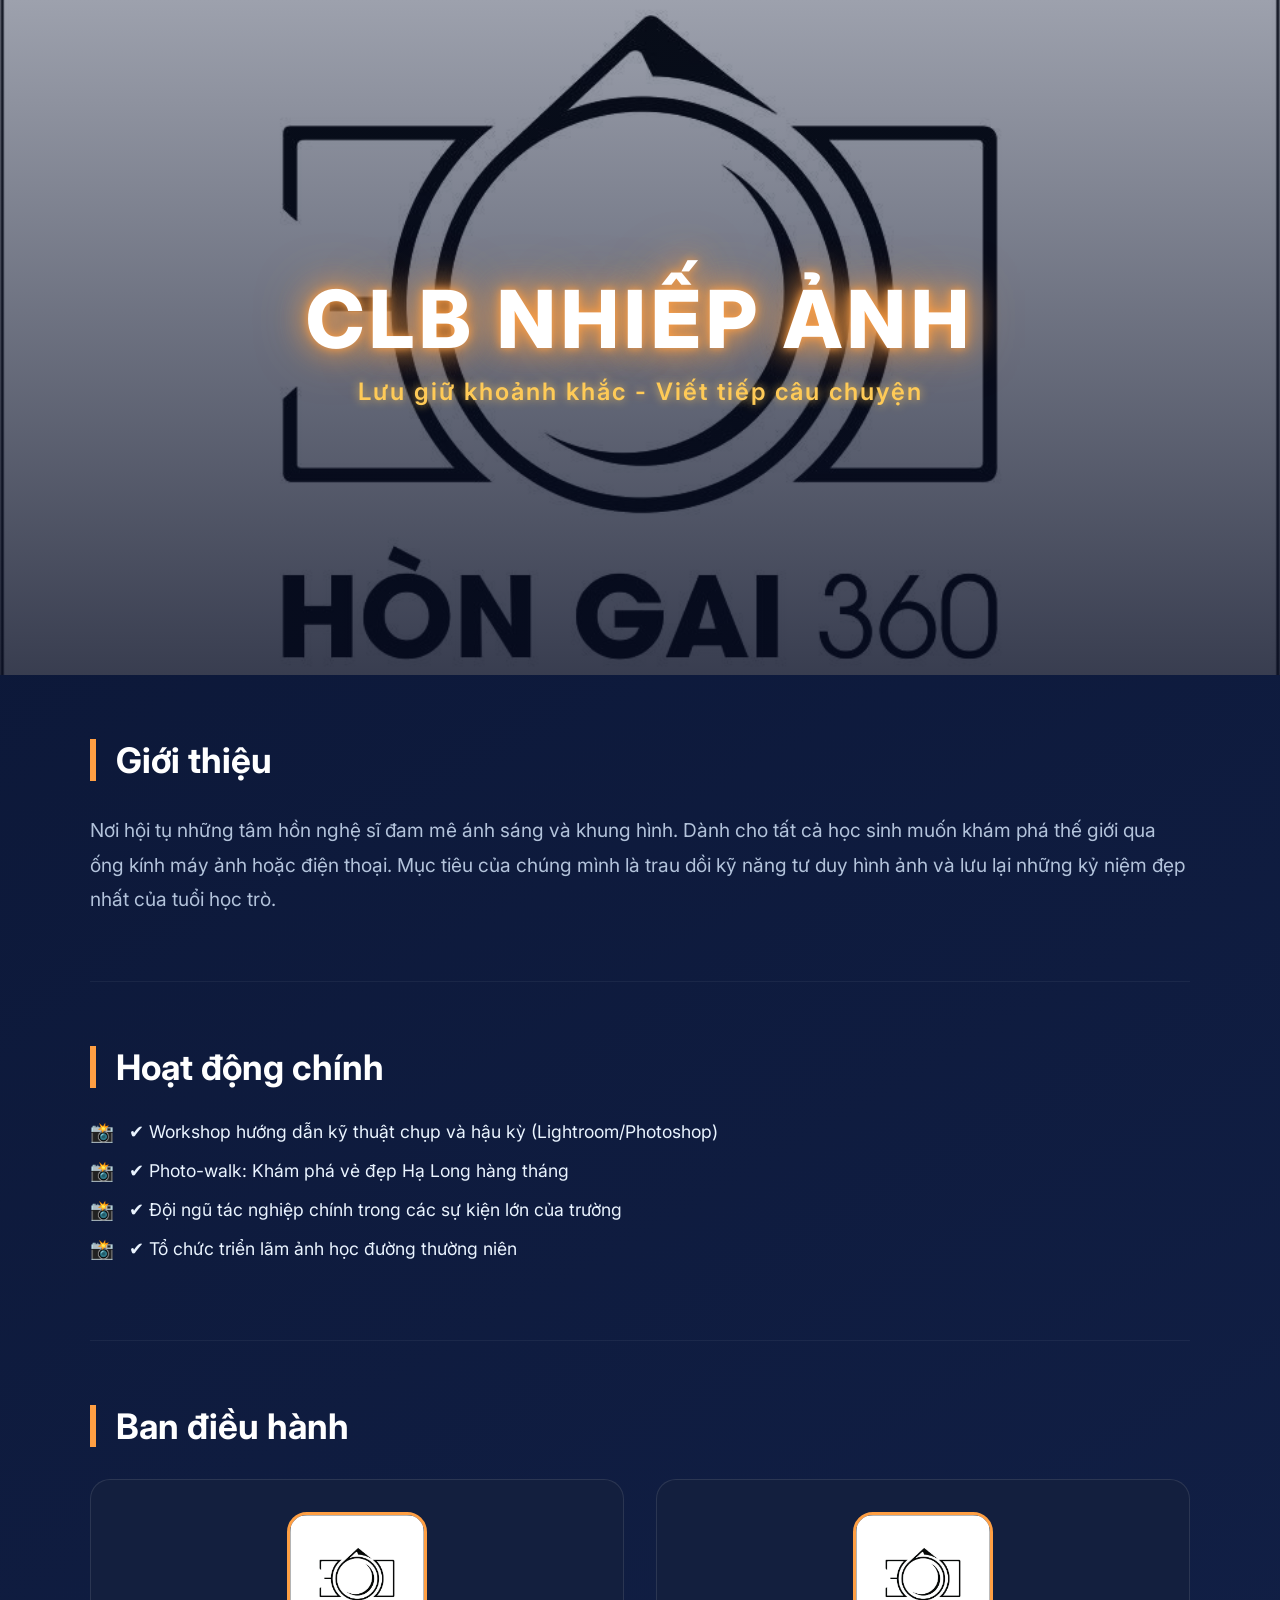
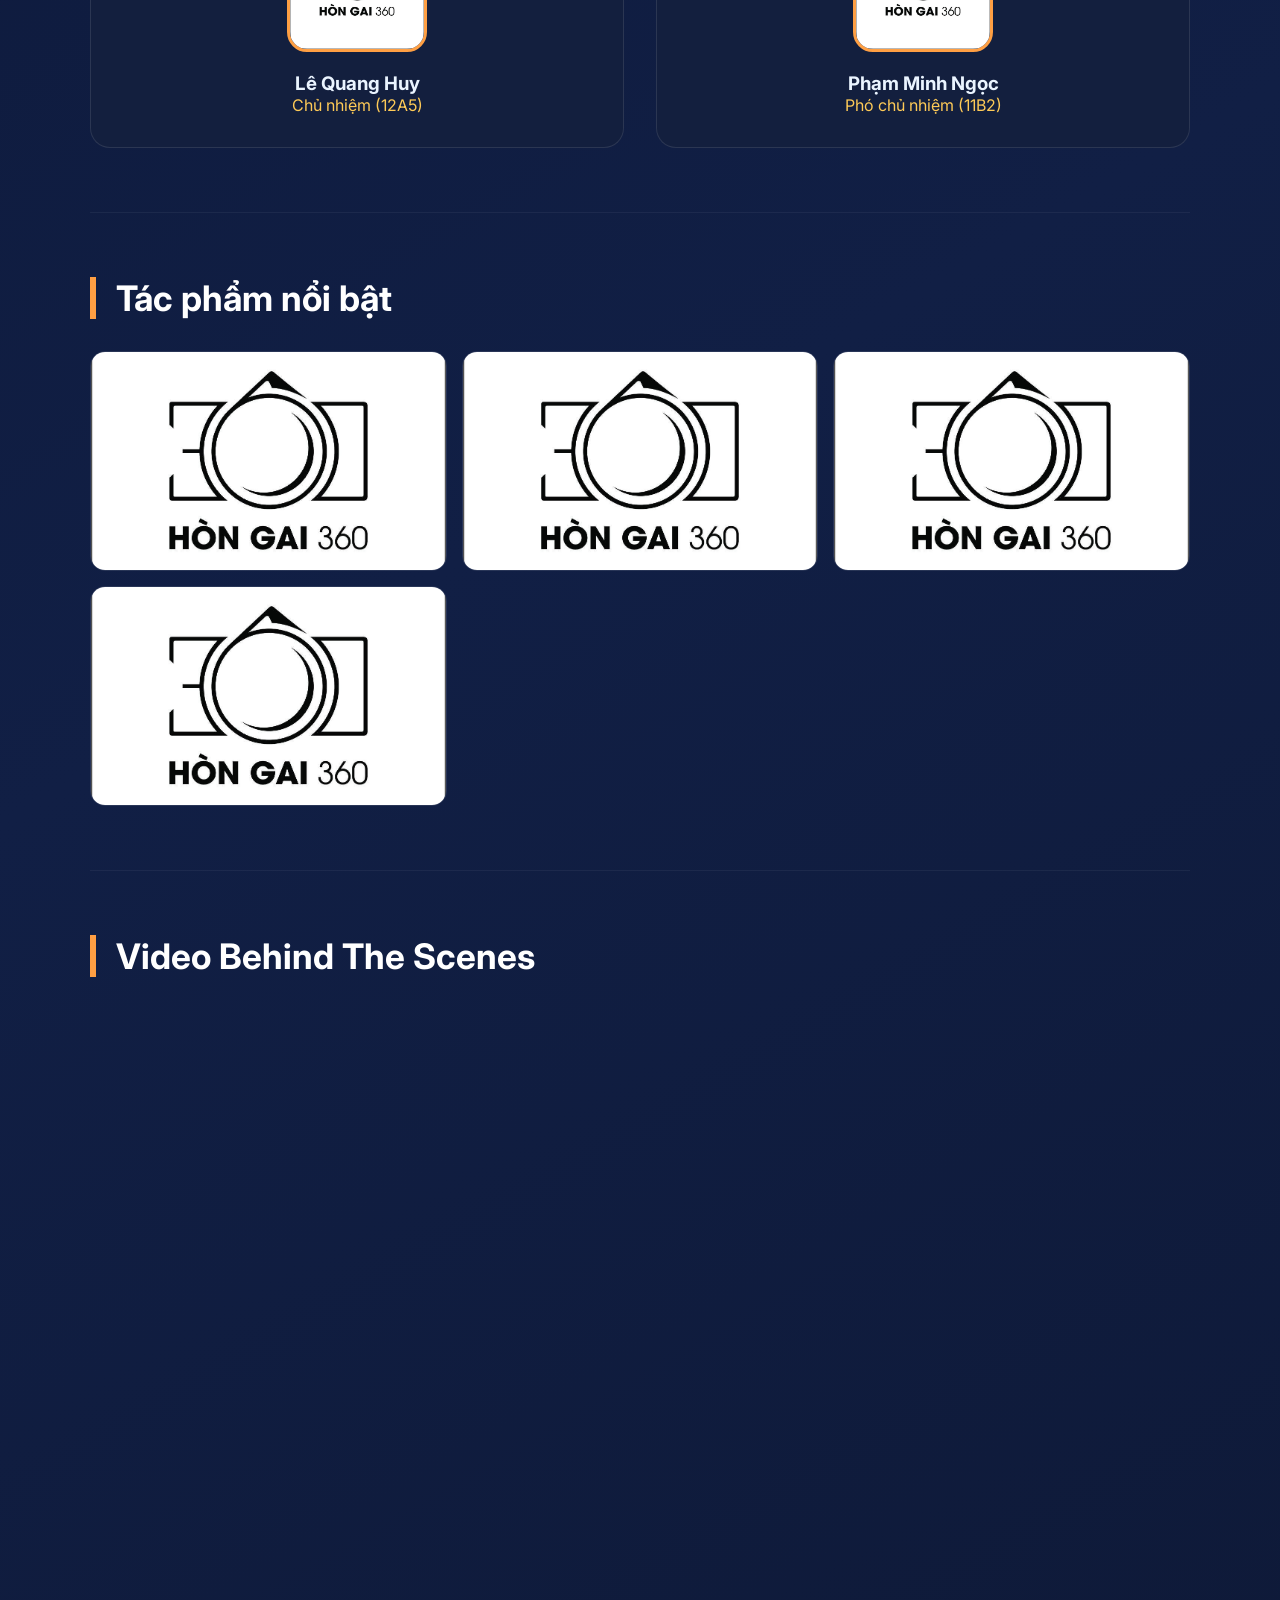
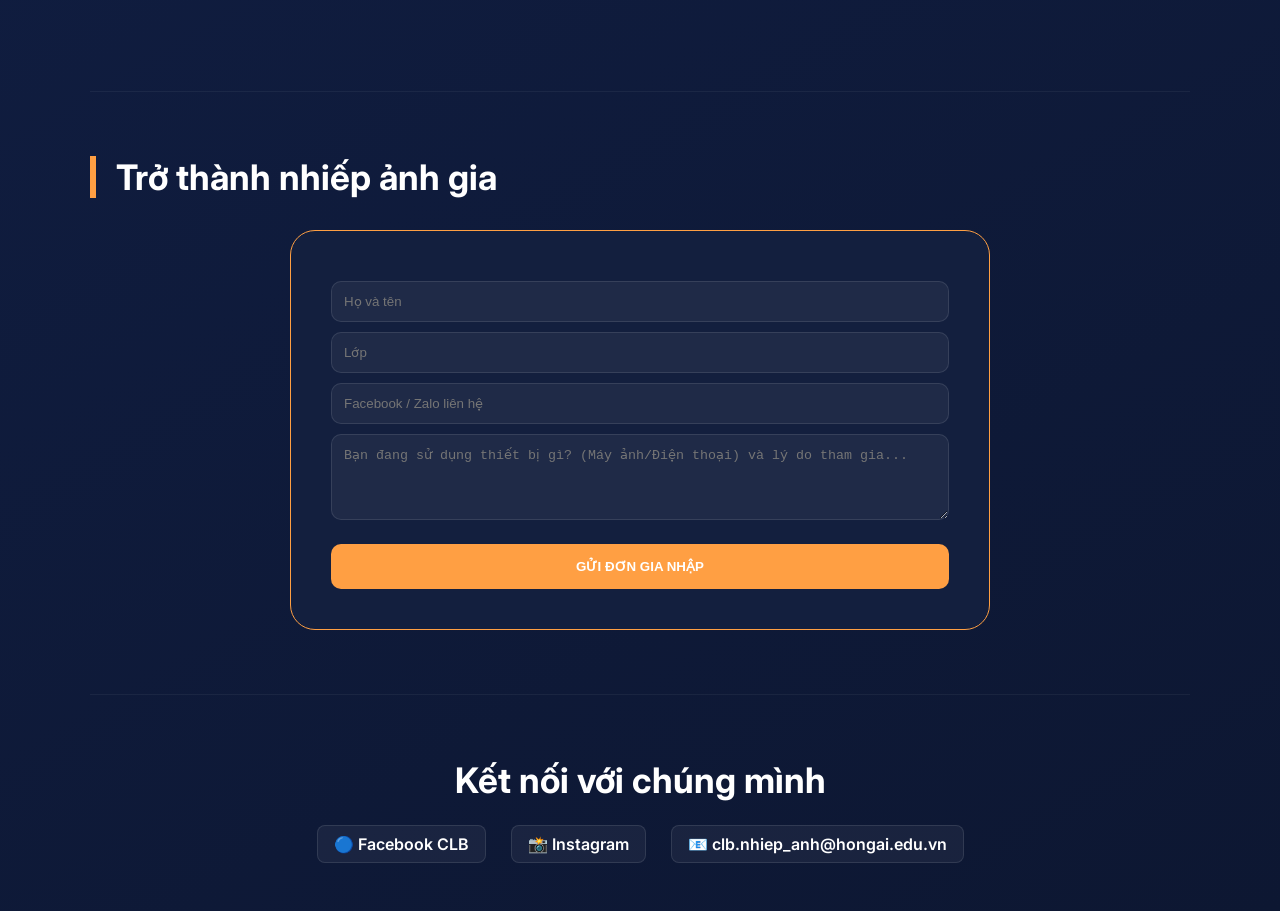
<file: web_clb/clb-nhiep-anh.html>
<!DOCTYPE html>
<html lang="vi">
<head>
  <meta charset="UTF-8">
  <meta name="viewport" content="width=device-width, initial-scale=1.0">
  <title>CLB Nhiếp Ảnh - THPT Hòn Gai</title>
  <link rel="stylesheet" href="../styles.css">
  <link href="https://fonts.googleapis.com/css2?family=Inter:wght@400;600;800&display=swap" rel="stylesheet">
  <style>
    /* Tùy chỉnh màu sắc riêng cho CLB Nhiếp Ảnh */
    :root {
      --photo-primary: #ff9f43; /* Màu cam nghệ thuật */
      --photo-secondary: #feca57;
    }

    .banner {
      height: 75vh;
      background: linear-gradient(rgba(10, 20, 50, 0.4), rgba(7, 13, 36, 0.8)), 
                  url('../pic/nhiep_anh.jpg') center/cover no-repeat;
      display: flex;
      align-items: center;
      justify-content: center;
      text-align: center;
    }

    /* Hiệu ứng Glow chữ sáng rực */
    .banner h1 {
      font-size: clamp(3rem, 10vw, 5rem);
      color: #fff;
      text-transform: uppercase;
      font-weight: 800;
      letter-spacing: 5px;
      margin-bottom: 10px;
      text-shadow: 
        0 0 10px var(--photo-primary),
        0 0 30px var(--photo-primary),
        0 0 50px rgba(255, 159, 67, 0.5);
    }

    .banner p {
      font-size: 1.5rem;
      color: var(--photo-secondary);
      font-weight: 600;
      text-shadow: 0 0 10px rgba(254, 202, 87, 0.8);
      letter-spacing: 2px;
    }

    .section { padding: 4rem 0; border-bottom: 1px solid rgba(255,255,255,0.05); }
    .section-title { 
      font-size: 2.2rem; 
      margin-bottom: 2rem; 
      color: #fff; 
      border-left: 6px solid var(--photo-primary); 
      padding-left: 20px; 
    }

    /* Hoạt động chính */
    .activity-list { list-style: none; }
    .activity-list li {
      font-size: 1.1rem;
      margin-bottom: 15px;
      display: flex;
      align-items: center;
    }
    .activity-list li::before {
      content: '📸';
      margin-right: 15px;
      font-size: 1.2rem;
    }

    /* Ban chủ nhiệm */
    .bcn-grid { display: grid; grid-template-columns: repeat(auto-fit, minmax(220px, 1fr)); gap: 2rem; }
    .bcn-card { text-align: center; background: var(--card); padding: 2rem; border-radius: 20px; border: 1px solid rgba(255,255,255,0.1); }
    .bcn-card img { width: 140px; height: 140px; border-radius: 20px; object-fit: cover; border: 3px solid var(--photo-primary); margin-bottom: 1rem; }

    /* Gallery chuyên nghiệp */
    .gallery-grid { display: grid; grid-template-columns: repeat(auto-fill, minmax(280px, 1fr)); gap: 15px; }
    .gallery-item { border-radius: 15px; overflow: hidden; height: 220px; border: 1px solid rgba(255,255,255,0.1); }
    .gallery-item img { 
        width: 100%; height: 100%; object-fit: cover; 
        transition: transform 0.6s cubic-bezier(0.33, 1, 0.68, 1); 
    }
    .gallery-item:hover img { transform: scale(1.1); filter: brightness(1.1); }

    /* Video & Form */
    .video-box { position: relative; padding-bottom: 56.25%; height: 0; border-radius: 20px; overflow: hidden; }
    .video-box iframe { position: absolute; top: 0; left: 0; width: 100%; height: 100%; border: 0; }
    
    .form-container { max-width: 700px; margin: 0 auto; background: var(--card); padding: 2.5rem; border-radius: 25px; border: 1px solid var(--photo-primary); }
    input, textarea { width: 100%; padding: 12px; margin-top: 10px; background: rgba(255,255,255,0.05); border: 1px solid rgba(255,255,255,0.1); border-radius: 10px; color: #fff; }
    .btn-submit { width: 100%; padding: 15px; margin-top: 20px; background: var(--photo-primary); color: #fff; border: none; border-radius: 10px; font-weight: 800; cursor: pointer; transition: 0.3s; }
    .btn-submit:hover { box-shadow: 0 0 20px var(--photo-primary); }
  </style>
</head>
<body>

  <header class="banner">
    <div>
      <h1>CLB NHIẾP ẢNH</h1>
      <p>Lưu giữ khoảnh khắc - Viết tiếp câu chuyện</p>
    </div>
  </header>

  <div class="container">
    
    <section class="section">
      <h2 class="section-title">Giới thiệu</h2>
      <p style="font-size: 1.2rem; color: var(--muted); line-height: 1.8;">
        Nơi hội tụ những tâm hồn nghệ sĩ đam mê ánh sáng và khung hình. 
        Dành cho tất cả học sinh muốn khám phá thế giới qua ống kính máy ảnh hoặc điện thoại. 
        Mục tiêu của chúng mình là trau dồi kỹ năng tư duy hình ảnh và lưu lại những kỷ niệm đẹp nhất của tuổi học trò.
      </p>
    </section>

    <section class="section">
      <h2 class="section-title">Hoạt động chính</h2>
      <ul class="activity-list">
        <li>✔ Workshop hướng dẫn kỹ thuật chụp và hậu kỳ (Lightroom/Photoshop)</li>
        <li>✔ Photo-walk: Khám phá vẻ đẹp Hạ Long hàng tháng</li>
        <li>✔ Đội ngũ tác nghiệp chính trong các sự kiện lớn của trường</li>
        <li>✔ Tổ chức triển lãm ảnh học đường thường niên</li>
      </ul>
    </section>

    <section class="section">
      <h2 class="section-title">Ban điều hành</h2>
      <div class="bcn-grid">
        <div class="bcn-card">
          <img src="../pic/nhiep_anh.jpg" alt="Chủ nhiệm">
          <h3>Lê Quang Huy</h3>
          <p style="color: var(--photo-secondary)">Chủ nhiệm (12A5)</p>
        </div>
        <div class="bcn-card">
          <img src="../pic/nhiep_anh.jpg" alt="Phó chủ nhiệm">
          <h3>Phạm Minh Ngọc</h3>
          <p style="color: var(--photo-secondary)">Phó chủ nhiệm (11B2)</p>
        </div>
      </div>
    </section>

    <section class="section">
      <h2 class="section-title">Tác phẩm nổi bật</h2>
      <div class="gallery-grid">
        <div class="gallery-item"><img src="../pic/nhiep_anh.jpg"></div>
        <div class="gallery-item"><img src="../pic/nhiep_anh.jpg"></div>
        <div class="gallery-item"><img src="../pic/nhiep_anh.jpg"></div>
        <div class="gallery-item"><img src="../pic/nhiep_anh.jpg"></div>
      </div>
    </section>

    <section class="section">
      <h2 class="section-title">Video Behind The Scenes</h2>
      <div class="video-box">
        <iframe src="https://www.youtube.com/embed/bD-4r3tSvLc" allowfullscreen></iframe>
      </div>
    </section>

    <section class="section" id="register">
      <h2 class="section-title">Trở thành nhiếp ảnh gia</h2>
      <div class="form-container">
        <form action="#">
          <input type="text" placeholder="Họ và tên" required>
          <input type="text" placeholder="Lớp" required>
          <input type="text" placeholder="Facebook / Zalo liên hệ" required>
          <textarea rows="4" placeholder="Bạn đang sử dụng thiết bị gì? (Máy ảnh/Điện thoại) và lý do tham gia..."></textarea>
          <button type="submit" class="btn-submit">GỬI ĐƠN GIA NHẬP</button>
        </form>
      </div>
    </section>
    <section style="text-align: center; margin-top: 4rem; padding-bottom: 3rem;">
      <h2 class="section-title" style="border: none; padding: 0; margin-bottom: 1.5rem;">Kết nối với chúng mình</h2>
      <div class="contact-links">
        <a href="#" class="contact-item">🔵 Facebook CLB</a>
        <a href="#" class="contact-item">📸 Instagram</a>
        <a href="mailto:clb.nhiep_anh@hongai.edu.vn" class="contact-item">📧 clb.nhiep_anh@hongai.edu.vn</a>
      </div>
    </section>


  </div>
</body>
</html>
</file>
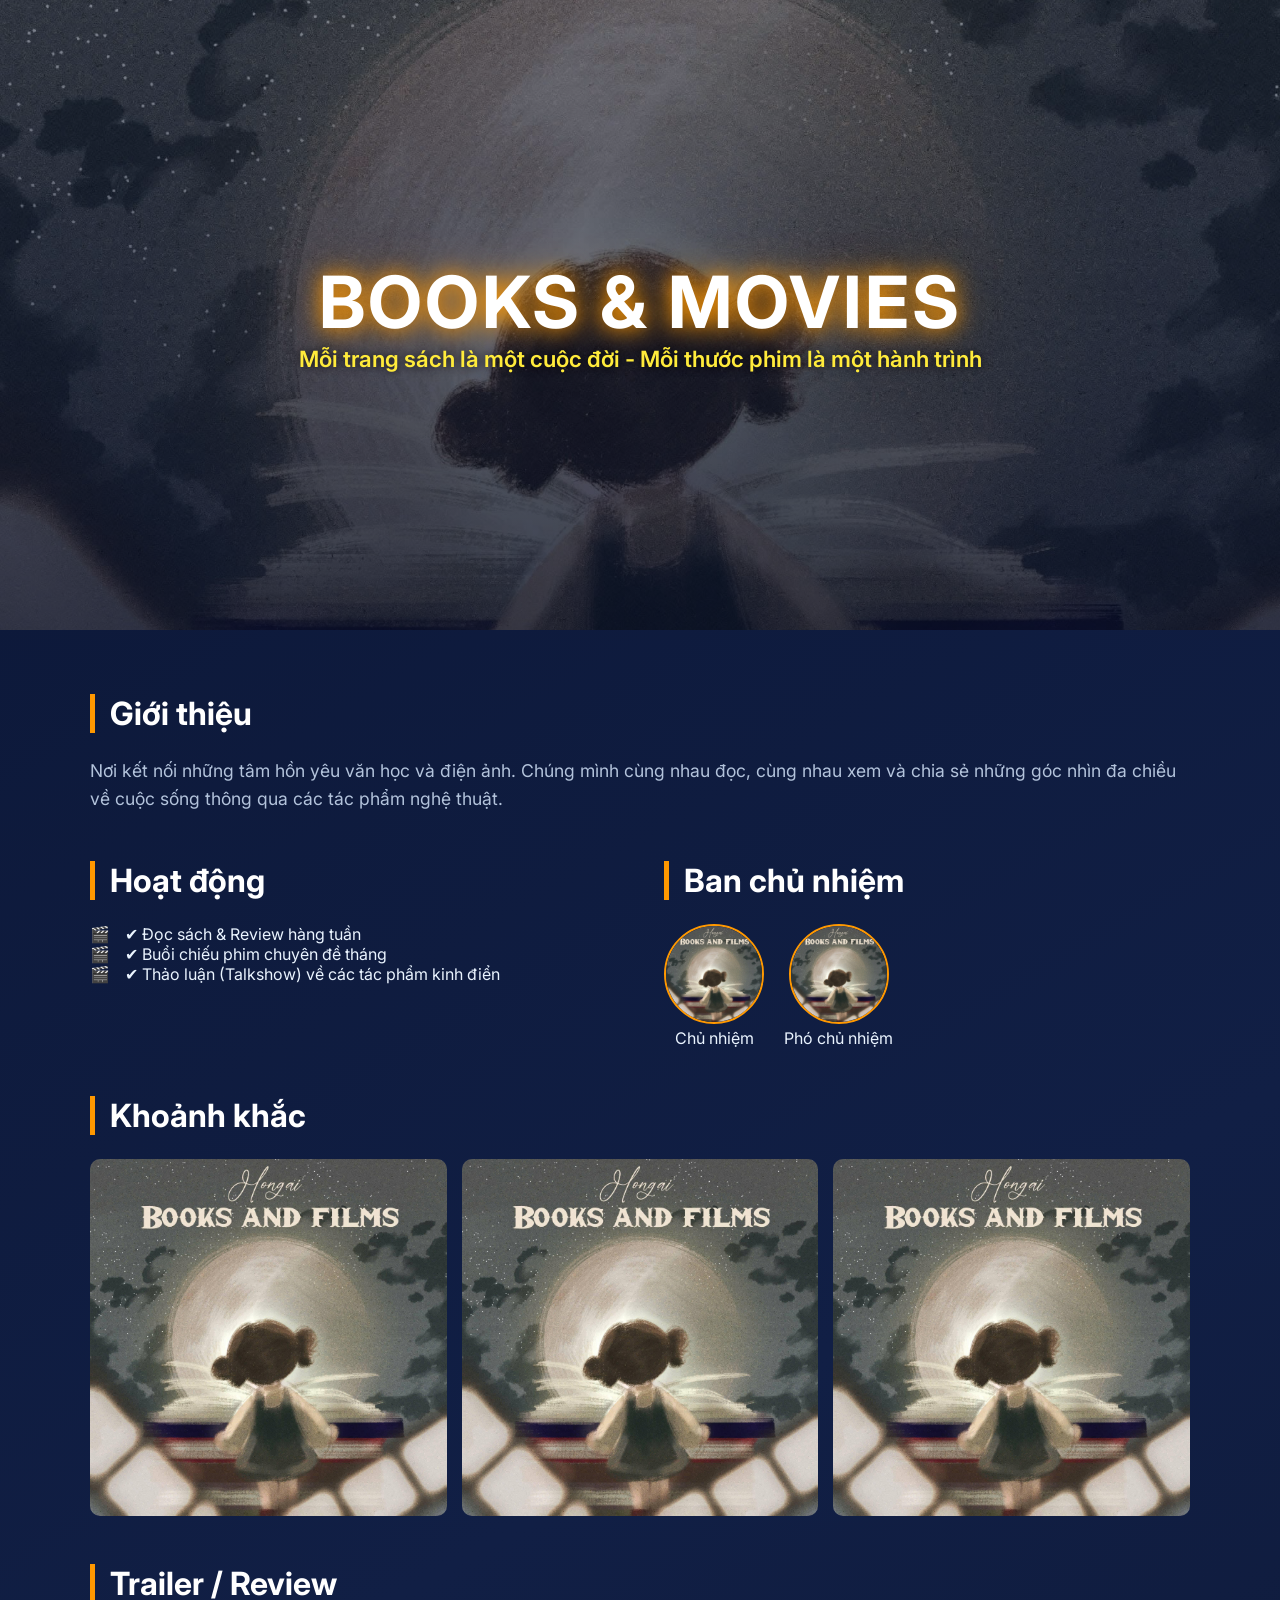
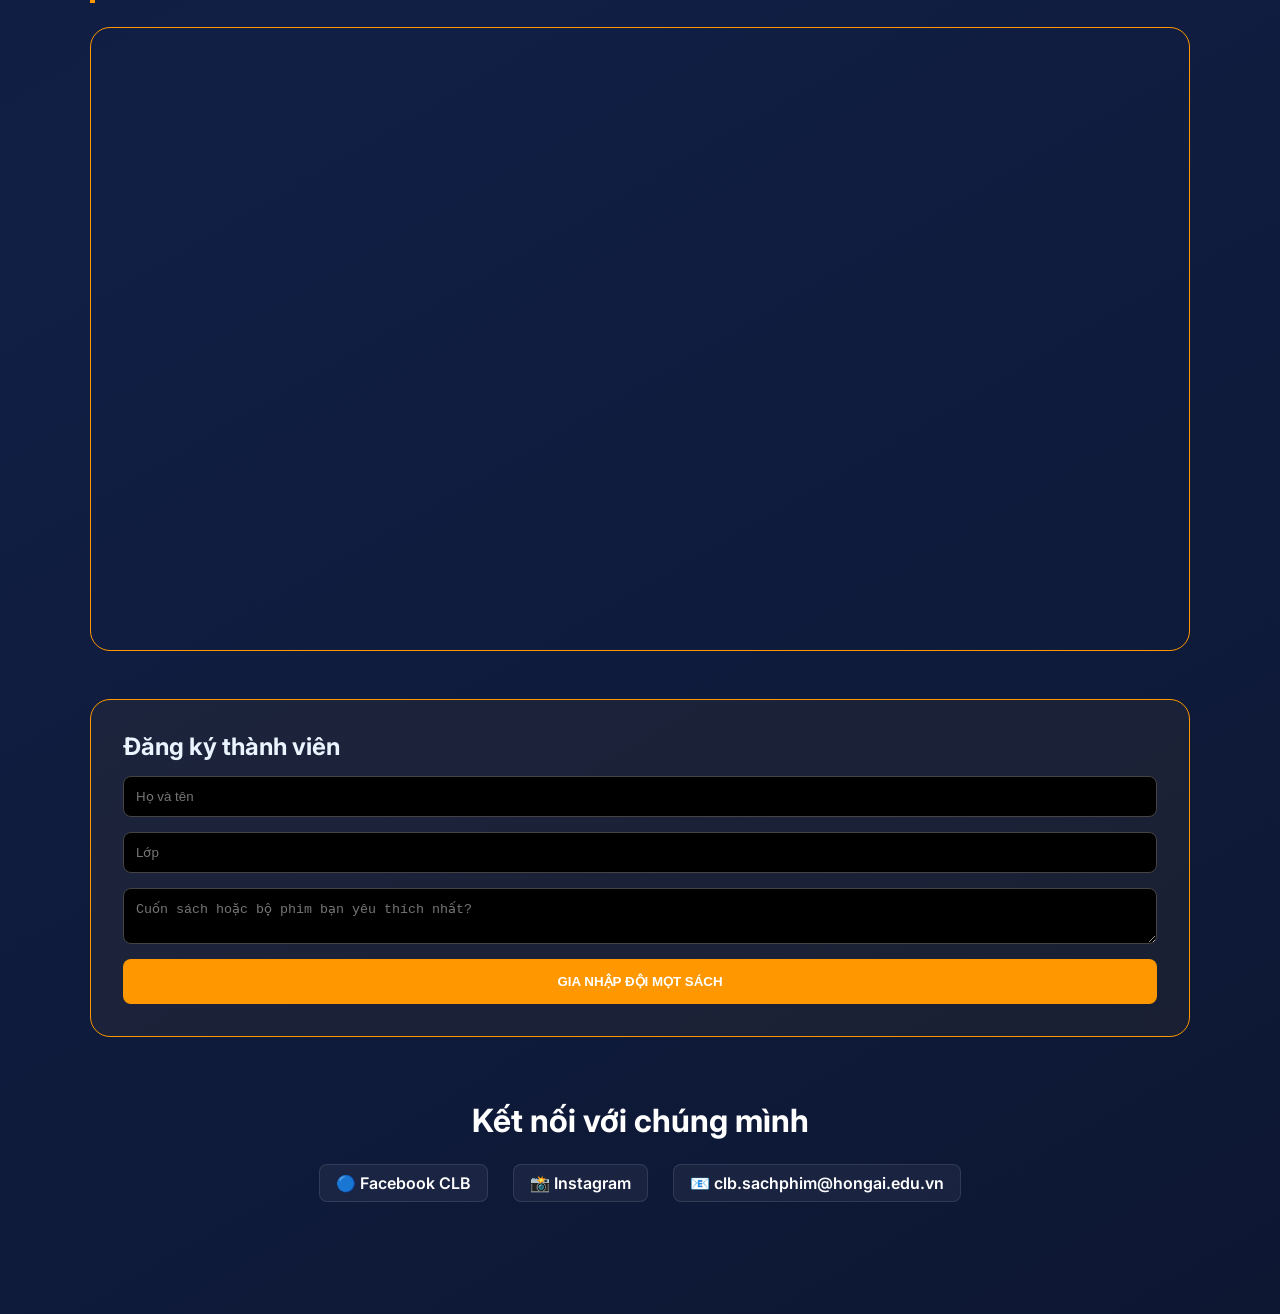
<file: web_clb/clb-sach-phim.html>
<!DOCTYPE html>
<html lang="vi">
<head>
  <meta charset="UTF-8">
  <meta name="viewport" content="width=device-width, initial-scale=1.0">
  <title>CLB Sách & Phim - THPT Hòn Gai</title>
  <link rel="stylesheet" href="../styles.css">
  <link href="https://fonts.googleapis.com/css2?family=Inter:wght@400;600;800&display=swap" rel="stylesheet">
  <style>
    .banner { height: 70vh; background: linear-gradient(rgba(7, 13, 36, 0.5), rgba(7, 13, 36, 0.8)), url('../pic/sach_va_phim.jpg') center/cover no-repeat; display: flex; align-items: center; justify-content: center; text-align: center; }
    .banner h1 { font-size: clamp(2.5rem, 8vw, 4.5rem); color: #fff; text-transform: uppercase; text-shadow: 0 0 20px #ff9800, 0 0 40px rgba(255, 152, 0, 0.5); letter-spacing: 3px; }
    .banner p { font-size: 1.4rem; color: #ffeb3b; font-weight: 600; text-shadow: 0 0 10px rgba(0,0,0,0.8); }
    .section-title { font-size: 2rem; margin-bottom: 1.5rem; color: #fff; border-left: 5px solid #ff9800; padding-left: 15px; }
    .activity-list li::before { content: '🎬'; margin-right: 15px; }
    .pro-gallery img:hover { transform: scale(1.08); box-shadow: 0 0 25px #ff9800; }
    .registration-box { border: 1px solid #ff9800; background: rgba(255, 152, 0, 0.05); padding: 2rem; border-radius: 20px; }
    .video-container { border-radius: 20px; overflow: hidden; border: 1px solid #ff9800; }
  </style>
</head>
<body>
  <header class="banner">
    <div>
      <h1>BOOKS & MOVIES</h1>
      <p>Mỗi trang sách là một cuộc đời - Mỗi thước phim là một hành trình</p>
    </div>
  </header>
  <main class="container" style="padding: 4rem 0;">
    <section style="margin-bottom: 3rem;">
      <h2 class="section-title">Giới thiệu</h2>
      <p style="font-size: 1.1rem; color: var(--muted); line-height: 1.6;">Nơi kết nối những tâm hồn yêu văn học và điện ảnh. Chúng mình cùng nhau đọc, cùng nhau xem và chia sẻ những góc nhìn đa chiều về cuộc sống thông qua các tác phẩm nghệ thuật.</p>
    </section>
    <div style="display: grid; grid-template-columns: 1fr 1fr; gap: 3rem; margin-bottom: 3rem;">
      <section>
        <h2 class="section-title">Hoạt động</h2>
        <ul style="list-style: none;" class="activity-list">
          <li>✔ Đọc sách & Review hàng tuần</li>
          <li>✔ Buổi chiếu phim chuyên đề tháng</li>
          <li>✔ Thảo luận (Talkshow) về các tác phẩm kinh điển</li>
        </ul>
      </section>
      <section>
        <h2 class="section-title">Ban chủ nhiệm</h2>
        <div style="display: flex; gap: 20px; text-align: center;">
          <div><img src="../pic/sach_va_phim.jpg" style="width: 100px; height: 100px; border-radius: 50%; object-fit: cover; border: 2px solid #ff9800;"><p>Chủ nhiệm</p></div>
          <div><img src="../pic/sach_va_phim.jpg" style="width: 100px; height: 100px; border-radius: 50%; object-fit: cover; border: 2px solid #ff9800;"><p>Phó chủ nhiệm</p></div>
        </div>
      </section>
    </div>
    <section style="margin-bottom: 3rem;">
      <h2 class="section-title">Khoảnh khắc</h2>
      <div class="pro-gallery" style="display: grid; grid-template-columns: repeat(3, 1fr); gap: 15px;">
        <img src="../pic/sach_va_phim.jpg" style="width: 100%; border-radius: 10px; transition: 0.3s;">
        <img src="../pic/sach_va_phim.jpg" style="width: 100%; border-radius: 10px; transition: 0.3s;">
        <img src="../pic/sach_va_phim.jpg" style="width: 100%; border-radius: 10px; transition: 0.3s;">
      </div>
    </section>
    <section style="margin-bottom: 3rem;">
        <h2 class="section-title">Trailer / Review</h2>
        <div class="video-container"><iframe style="width: 100%; aspect-ratio: 16/9;" src="https://www.youtube.com/embed/dQw4w9WgXcQ" frameborder="0" allowfullscreen></iframe></div>
    </section>
    <section class="registration-box">
      <h2>Đăng ký thành viên</h2>
      <form style="display: flex; flex-direction: column; gap: 15px; margin-top: 15px;">
        <input type="text" placeholder="Họ và tên" style="padding: 12px; background: #000; border: 1px solid #444; color: #fff; border-radius: 8px;">
        <input type="text" placeholder="Lớp" style="padding: 12px; background: #000; border: 1px solid #444; color: #fff; border-radius: 8px;">
        <textarea placeholder="Cuốn sách hoặc bộ phim bạn yêu thích nhất?" style="padding: 12px; background: #000; border: 1px solid #444; color: #fff; border-radius: 8px;"></textarea>
        <button type="submit" style="background: #ff9800; color: #fff; padding: 15px; border: none; border-radius: 8px; font-weight: 800; cursor: pointer;">GIA NHẬP ĐỘI MỌT SÁCH</button>
      </form>
    </section>
    <section style="text-align: center; margin-top: 4rem; padding-bottom: 3rem;">
      <h2 class="section-title" style="border: none; padding: 0; margin-bottom: 1.5rem;">Kết nối với chúng mình</h2>
      <div class="contact-links">
        <a href="#" class="contact-item">🔵 Facebook CLB</a>
        <a href="#" class="contact-item">📸 Instagram</a>
        <a href="mailto:clb.sachphim@hongai.edu.vn" class="contact-item">📧 clb.sachphim@hongai.edu.vn</a>
      </div>
    </section>
  </main>
</body>
</html>
</file>
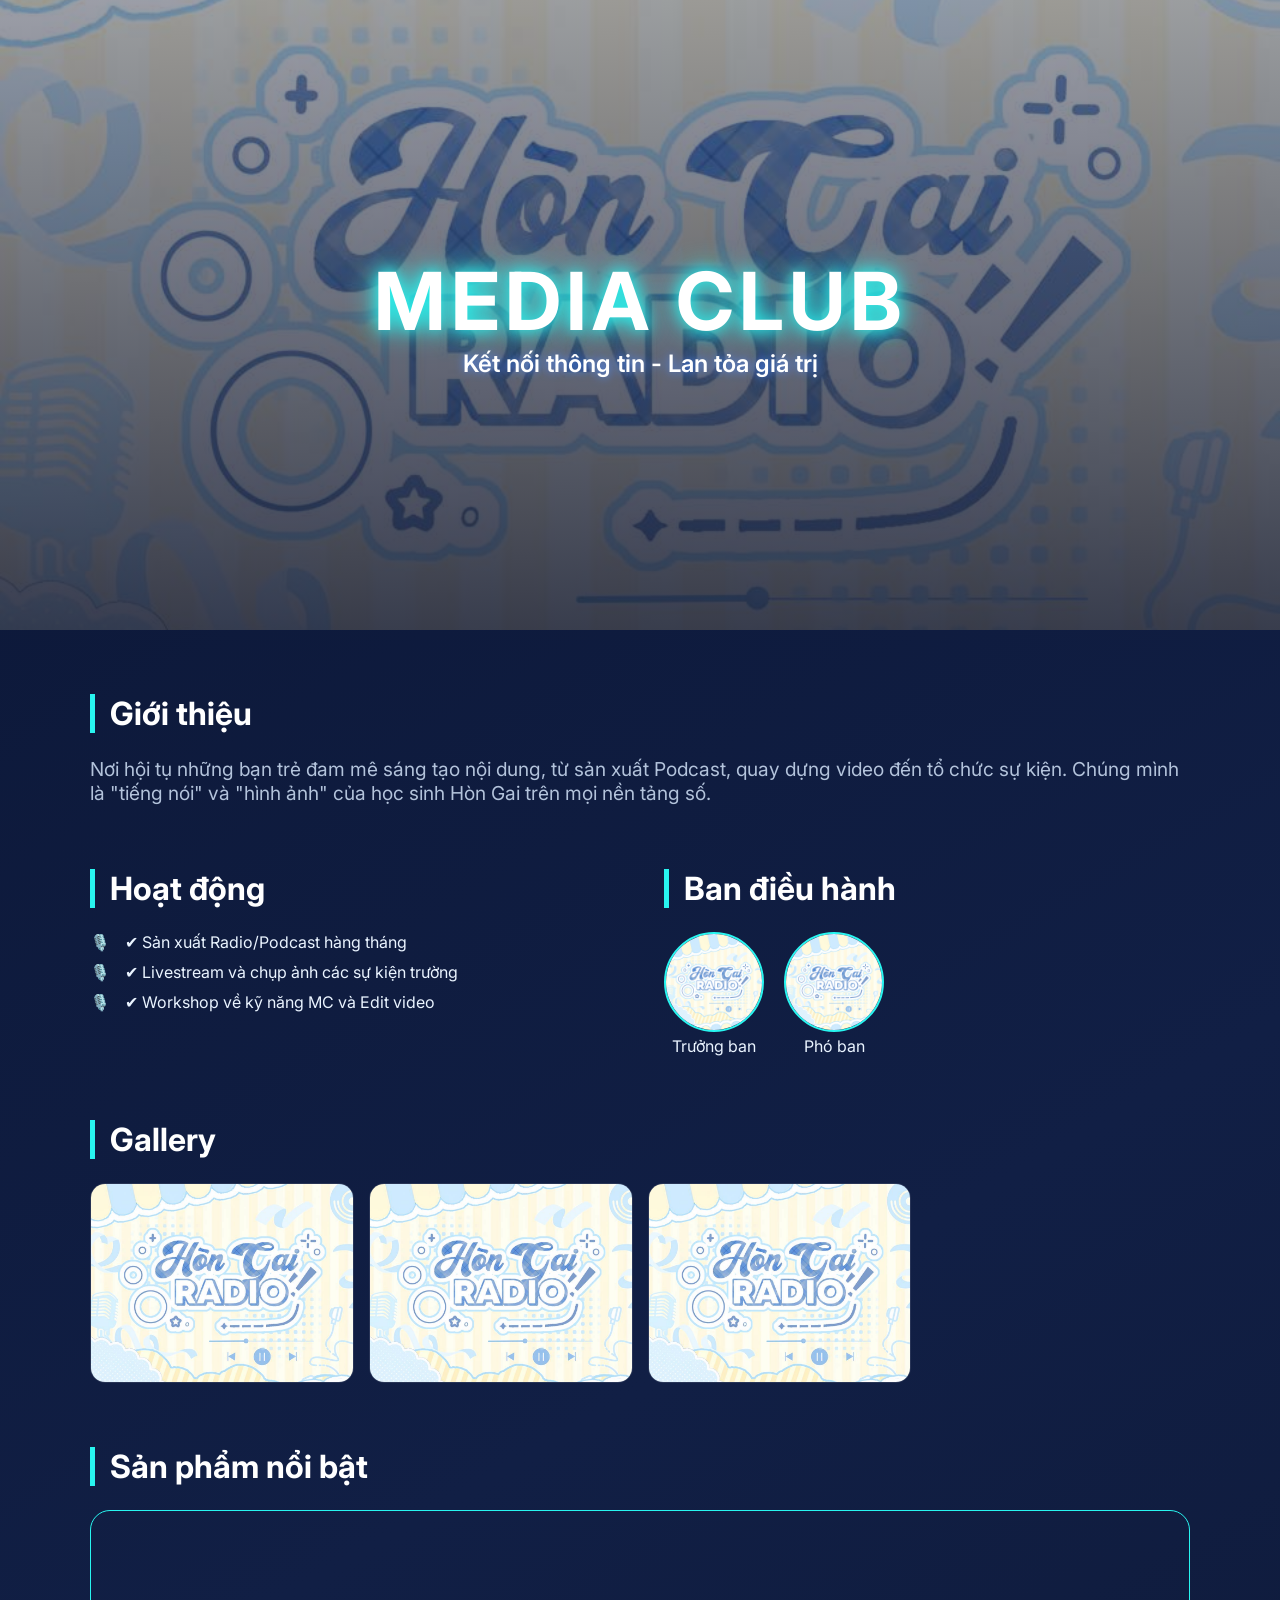
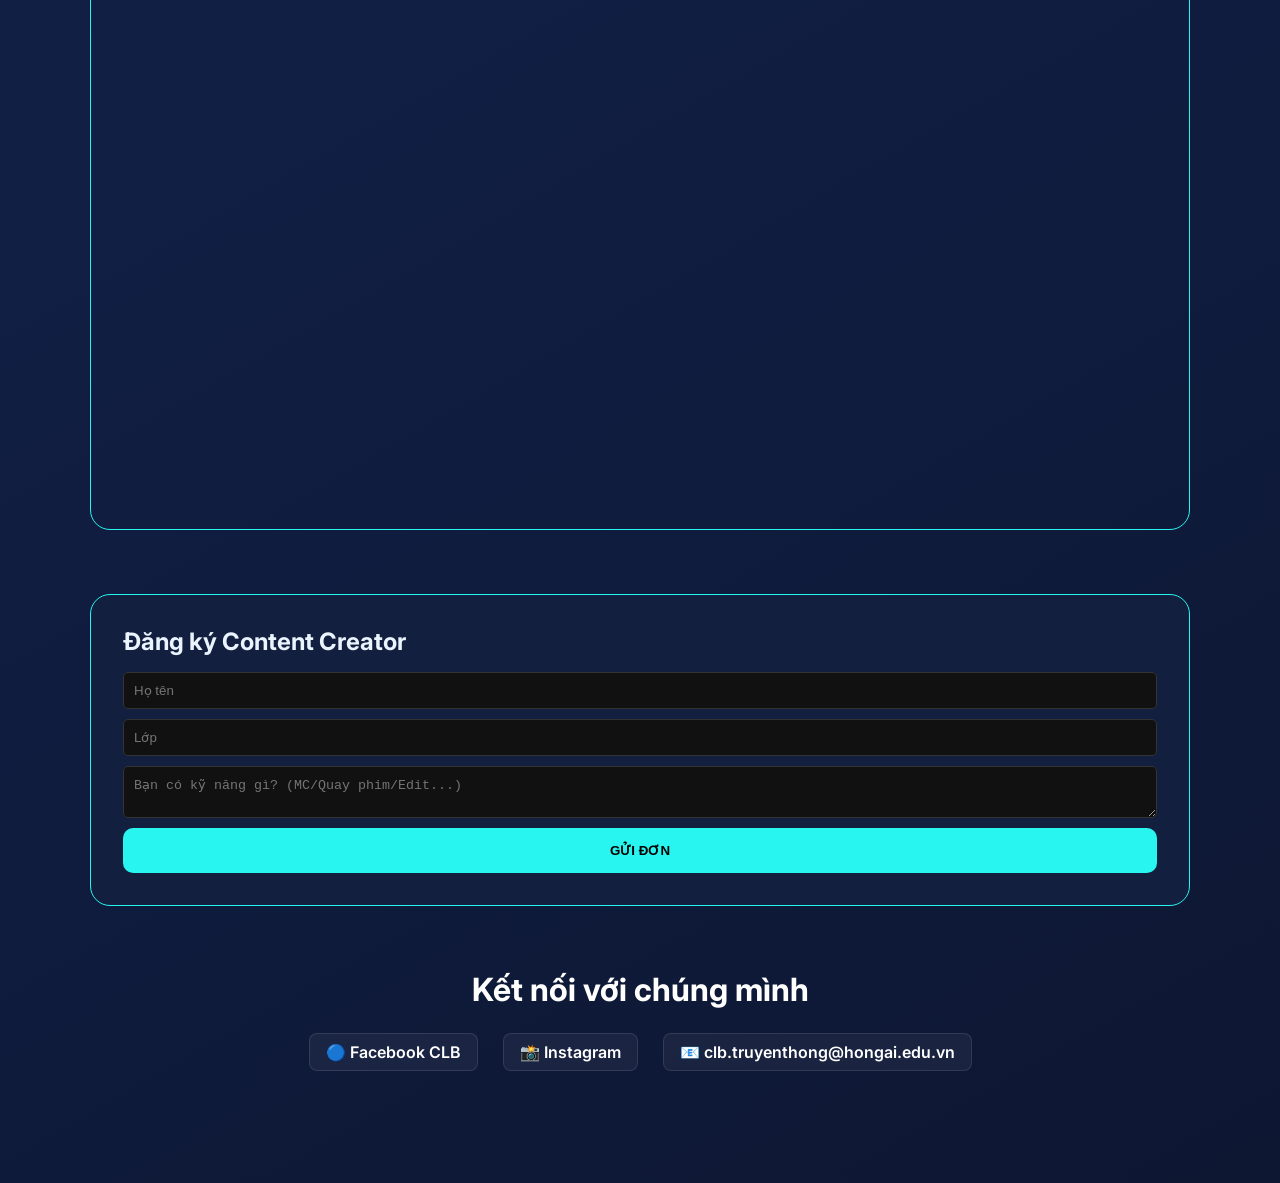
<file: web_clb/clb-truyen-thong.html>
<!DOCTYPE html>
<html lang="vi">
<head>
  <meta charset="UTF-8">
  <meta name="viewport" content="width=device-width, initial-scale=1.0">
  <title>CLB Truyền Thông - THPT Hòn Gai</title>
  <link rel="stylesheet" href="../styles.css">
  <link href="https://fonts.googleapis.com/css2?family=Inter:wght@400;600;800&display=swap" rel="stylesheet">
  <style>
    .banner { height: 70vh; background: linear-gradient(rgba(7, 13, 36, 0.4), rgba(7, 13, 36, 0.8)), url('../pic/hongai_radio.jpg') center/cover no-repeat; display: flex; align-items: center; justify-content: center; text-align: center; }
    .banner h1 { font-size: clamp(3rem, 10vw, 5rem); color: #fff; text-transform: uppercase; text-shadow: 0 0 15px var(--secondary), 0 0 30px var(--secondary); letter-spacing: 5px; }
    .banner p { font-size: 1.5rem; color: #fff; font-weight: 600; text-shadow: 0 0 10px var(--primary); }
    .section-title { font-size: 2rem; margin-bottom: 1.5rem; color: #fff; border-left: 5px solid var(--secondary); padding-left: 15px; }
    .activity-list li::before { content: '🎙️'; margin-right: 15px; }
    .pro-gallery { display: grid; grid-template-columns: repeat(auto-fill, minmax(250px, 1fr)); gap: 15px; }
    .pro-gallery img { width: 100%; height: 200px; object-fit: cover; border-radius: 15px; transition: 0.5s; border: 1px solid rgba(255,255,255,0.1); }
    .pro-gallery img:hover { transform: scale(1.05); box-shadow: 0 0 20px var(--secondary); }
    .video-container { border-radius: 20px; overflow: hidden; border: 1px solid var(--secondary); }
    .video-container iframe { width: 100%; aspect-ratio: 16/9; display: block; }
    .registration-box { background: var(--card); padding: 2rem; border-radius: 20px; border: 1px solid var(--secondary); }
  </style>
</head>
<body>
  <header class="banner">
    <div>
      <h1>MEDIA CLUB</h1>
      <p>Kết nối thông tin - Lan tỏa giá trị</p>
    </div>
  </header>

  <main class="container" style="padding: 4rem 0;">
    <section style="margin-bottom: 4rem;">
      <h2 class="section-title">Giới thiệu</h2>
      <p style="font-size: 1.2rem; color: var(--muted);">
        Nơi hội tụ những bạn trẻ đam mê sáng tạo nội dung, từ sản xuất Podcast, quay dựng video đến tổ chức sự kiện. Chúng mình là "tiếng nói" và "hình ảnh" của học sinh Hòn Gai trên mọi nền tảng số.
      </p>
    </section>

    <div style="display: grid; grid-template-columns: 1fr 1fr; gap: 3rem; margin-bottom: 4rem;">
      <section>
        <h2 class="section-title">Hoạt động</h2>
        <ul style="list-style: none;" class="activity-list">
          <li style="margin-bottom: 10px;">✔ Sản xuất Radio/Podcast hàng tháng</li>
          <li style="margin-bottom: 10px;">✔ Livestream và chụp ảnh các sự kiện trường</li>
          <li style="margin-bottom: 10px;">✔ Workshop về kỹ năng MC và Edit video</li>
        </ul>
      </section>
      <section>
        <h2 class="section-title">Ban điều hành</h2>
        <div style="display: flex; gap: 20px; text-align: center;">
          <div><img src="../pic/hongai_radio.jpg" style="width: 100px; height: 100px; border-radius: 50%; border: 2px solid var(--secondary);"><p>Trưởng ban</p></div>
          <div><img src="../pic/hongai_radio.jpg" style="width: 100px; height: 100px; border-radius: 50%; border: 2px solid var(--secondary);"><p>Phó ban</p></div>
        </div>
      </section>
    </div>

    <section style="margin-bottom: 4rem;">
      <h2 class="section-title">Gallery</h2>
      <div class="pro-gallery">
        <img src="../pic/hongai_radio.jpg"><img src="../pic/hongai_radio.jpg"><img src="../pic/hongai_radio.jpg">
      </div>
    </section>

    <section style="margin-bottom: 4rem;">
      <h2 class="section-title">Sản phẩm nổi bật</h2>
      <div class="video-container">
        <iframe src="https://www.youtube.com/embed/dQw4w9WgXcQ" frameborder="0" allowfullscreen></iframe>
      </div>
    </section>

    <section class="registration-box">
      <h2 style="margin-bottom: 1rem;">Đăng ký Content Creator</h2>
      <form style="display: flex; flex-direction: column; gap: 10px;">
        <input type="text" placeholder="Họ tên" style="padding: 10px; border-radius: 5px; border: 1px solid #333; background: #111; color: #fff;">
        <input type="text" placeholder="Lớp" style="padding: 10px; border-radius: 5px; border: 1px solid #333; background: #111; color: #fff;">
        <textarea placeholder="Bạn có kỹ năng gì? (MC/Quay phim/Edit...)" style="padding: 10px; border-radius: 5px; border: 1px solid #333; background: #111; color: #fff;"></textarea>
        <button type="submit" style="background: var(--secondary); color: #000; padding: 15px; font-weight: 800; border: none; border-radius: 10px; cursor: pointer;">GỬI ĐƠN</button>
      </form>
    </section>
    <section style="text-align: center; margin-top: 4rem; padding-bottom: 3rem;">
      <h2 class="section-title" style="border: none; padding: 0; margin-bottom: 1.5rem;">Kết nối với chúng mình</h2>
      <div class="contact-links">
        <a href="#" class="contact-item">🔵 Facebook CLB</a>
        <a href="#" class="contact-item">📸 Instagram</a>
        <a href="mailto:clb.truyenthong@hongai.edu.vn" class="contact-item">📧 clb.truyenthong@hongai.edu.vn</a>
      </div>
    </section>
  </main>
</body>
</html>
</file>
<file: styles.css>
:root {
--bg: #0a1128;
--card: #131f3e;
--primary: #4b8aff;
--secondary: #28f5f0;
--text: #eaf4ff;
--muted: #b3c3db;
}

* { box-sizing: border-box; margin: 0; padding: 0; }

body {
font-family: 'Inter', sans-serif;
background: linear-gradient(150deg, #0b1635 0%, #111f45 50%, #0d1732 100%);
color: var(--text);
min-height: 100vh;
}

.container {
width: min(1100px, 92%);
margin: 0 auto;
}

/* HEADER */
.site-header {
padding: 2.5rem 0 4rem;
text-align: center;
position: relative;
overflow: hidden;
}

.logo {
font-size: clamp(2rem, 5vw, 3rem);
letter-spacing: 0.03em;
color: #fff;
}

.subtitle {
color: var(--secondary);
margin-top: 0.5rem;
font-size: 1.1rem;
}

/* WAVE */
.wave {
position: absolute;
left: 0;
right: 0;
bottom: 0;
height: 120px;
background: radial-gradient(circle at 50% 0%, rgba(66, 193, 255, 0.4), transparent 65%);
animation: drift 8s linear infinite;
}

@keyframes drift {
0% { transform: translateX(-20px); }
100% { transform: translateX(20px); }
}

/* INTRO */
.intro {
text-align: center;
margin-bottom: 1.5rem;
animation: fadeUp 0.8s ease-out both;
}

.intro h2 {
font-size: clamp(1.7rem, 4vw, 2.4rem);
margin-bottom: 0.6rem;
}

.intro p {
color: var(--muted);
max-width: 760px;
line-height: 1.55;
margin: 0 auto;
}

/* CARD */
.grid-clubs {
display: grid;
grid-template-columns: repeat(auto-fit, minmax(250px, 1fr));
gap: 1.2rem;
margin-bottom: 4rem;
}

.card {
background: linear-gradient(145deg, rgba(35, 57, 118, .92), rgba(21, 34, 72, .96));
border: 1px solid rgba(154, 208, 255, 0.2);
border-radius: 20px;
padding: 1rem;
min-height: 300px;
display: flex;
flex-direction: column;
transition: transform .3s ease, box-shadow .3s ease;
transform: translateY(18px);
opacity: 0;
box-shadow: 0 12px 35px rgba(0,0,0,.25);
cursor: pointer;
}

.card.visible {
transform: translateY(0);
opacity: 1;
}

.card:hover {
transform: translateY(-7px);
box-shadow: 0 18px 38px rgba(0,0,0,.4);
}

.card img {
width: 100%;
border-radius: 14px;
object-fit: cover;
aspect-ratio: 4 / 2.3;
margin-bottom: 0.75rem;
}

.card h3 {
font-size: 1.2rem;
margin-bottom: 0.45rem;
}

.card p {
color: #c2d8ff;
font-size: 0.95rem;
line-height: 1.45;
}

.card .tag {
margin-top: auto;
background: rgba(73, 136, 255, 0.2);
color: #a8dbff;
font-weight: 600;
border-radius: 12px;
padding: 0.3rem 0.6rem;
width: fit-content;
font-size: 0.8rem;
}

/* FIX ANIMATION */
@keyframes fadeUp {
to {
opacity: 1;
transform: translateY(0);
}
}

/* CONTACT LINKS */
.contact-links {
display: flex;
justify-content: center;
gap: 25px;
flex-wrap: wrap;
}

.contact-item {
color: #fff;
text-decoration: none;
font-weight: 600;
padding: 8px 16px;
border-radius: 8px;
background: rgba(255, 255, 255, 0.05);
transition: all 0.3s ease;
border: 1px solid rgba(255, 255, 255, 0.1);
}

.contact-item:hover {
background: var(--primary);
transform: translateY(-3px);
box-shadow: 0 5px 15px rgba(75, 138, 255, 0.3);
border-color: transparent;
}

/* RESPONSIVE */
@media (max-width: 680px) {
.intro p {
font-size: 0.95rem;
}
}
</file>
